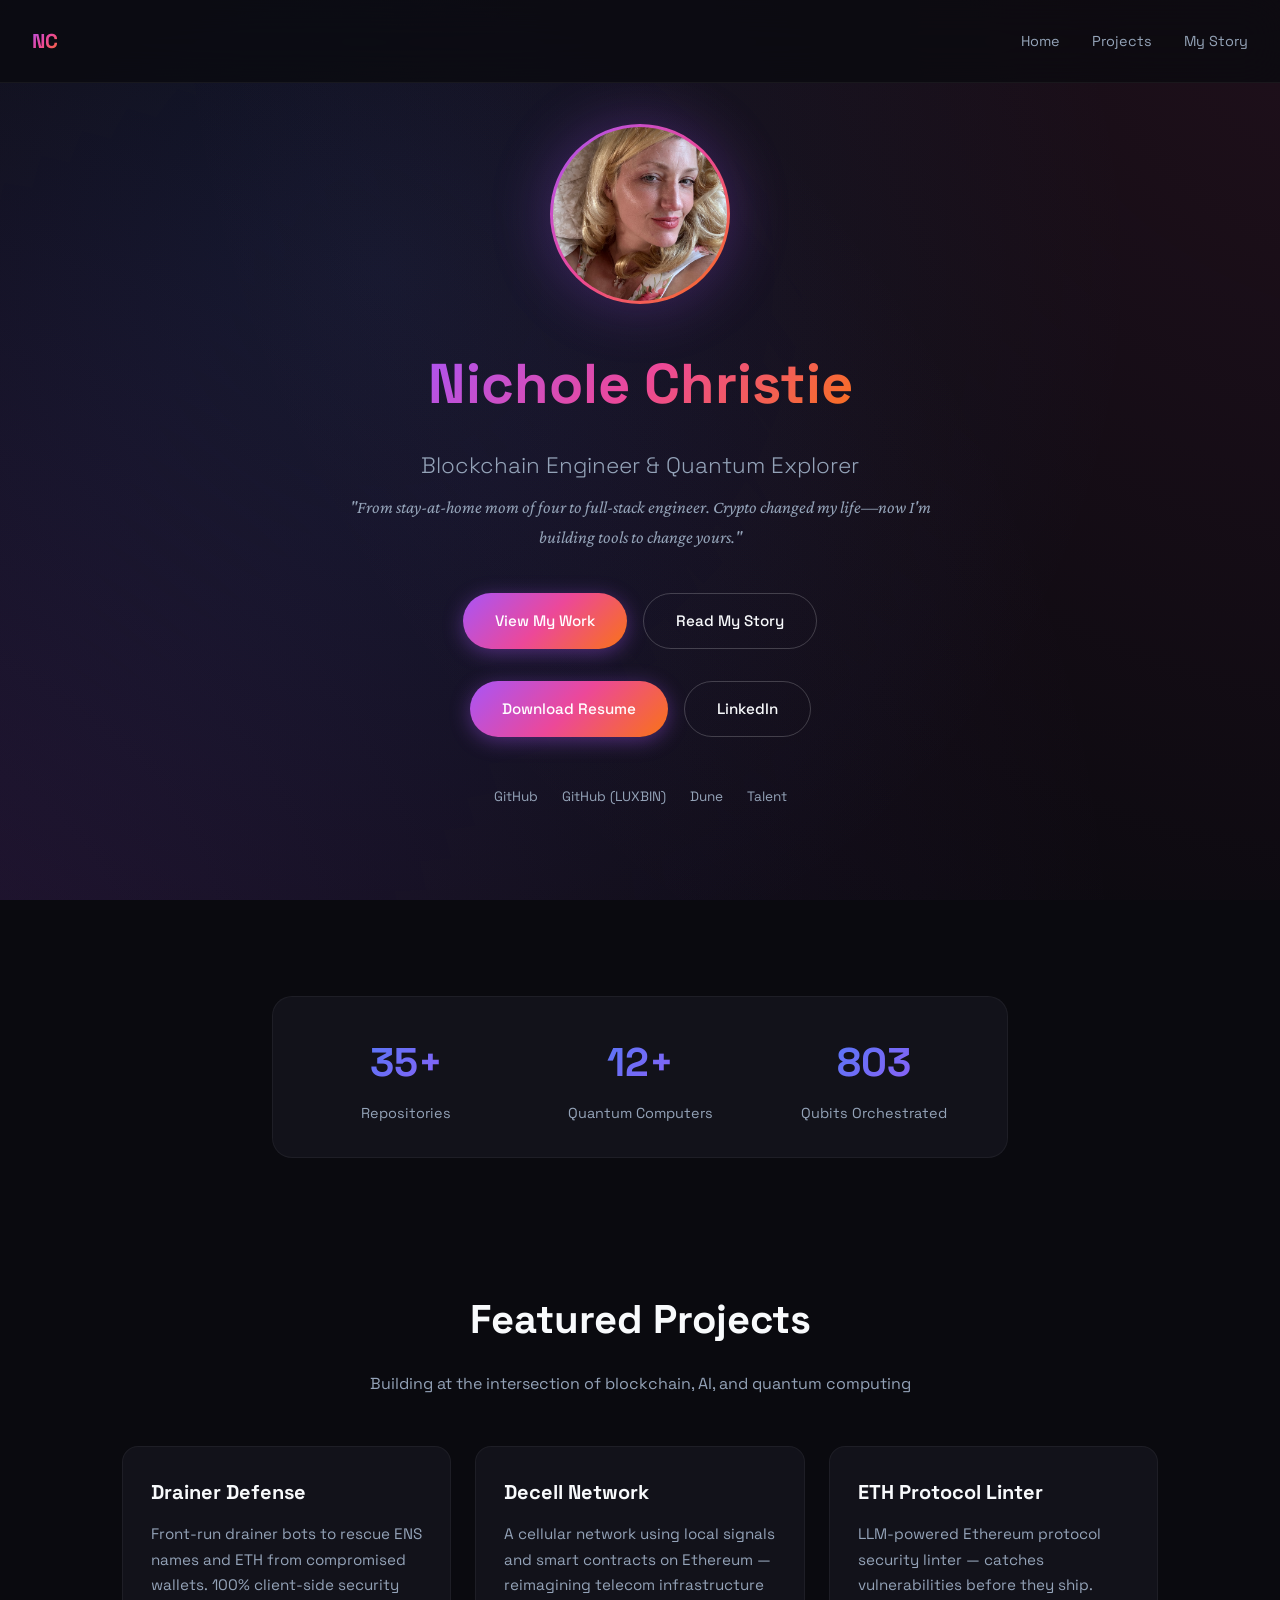
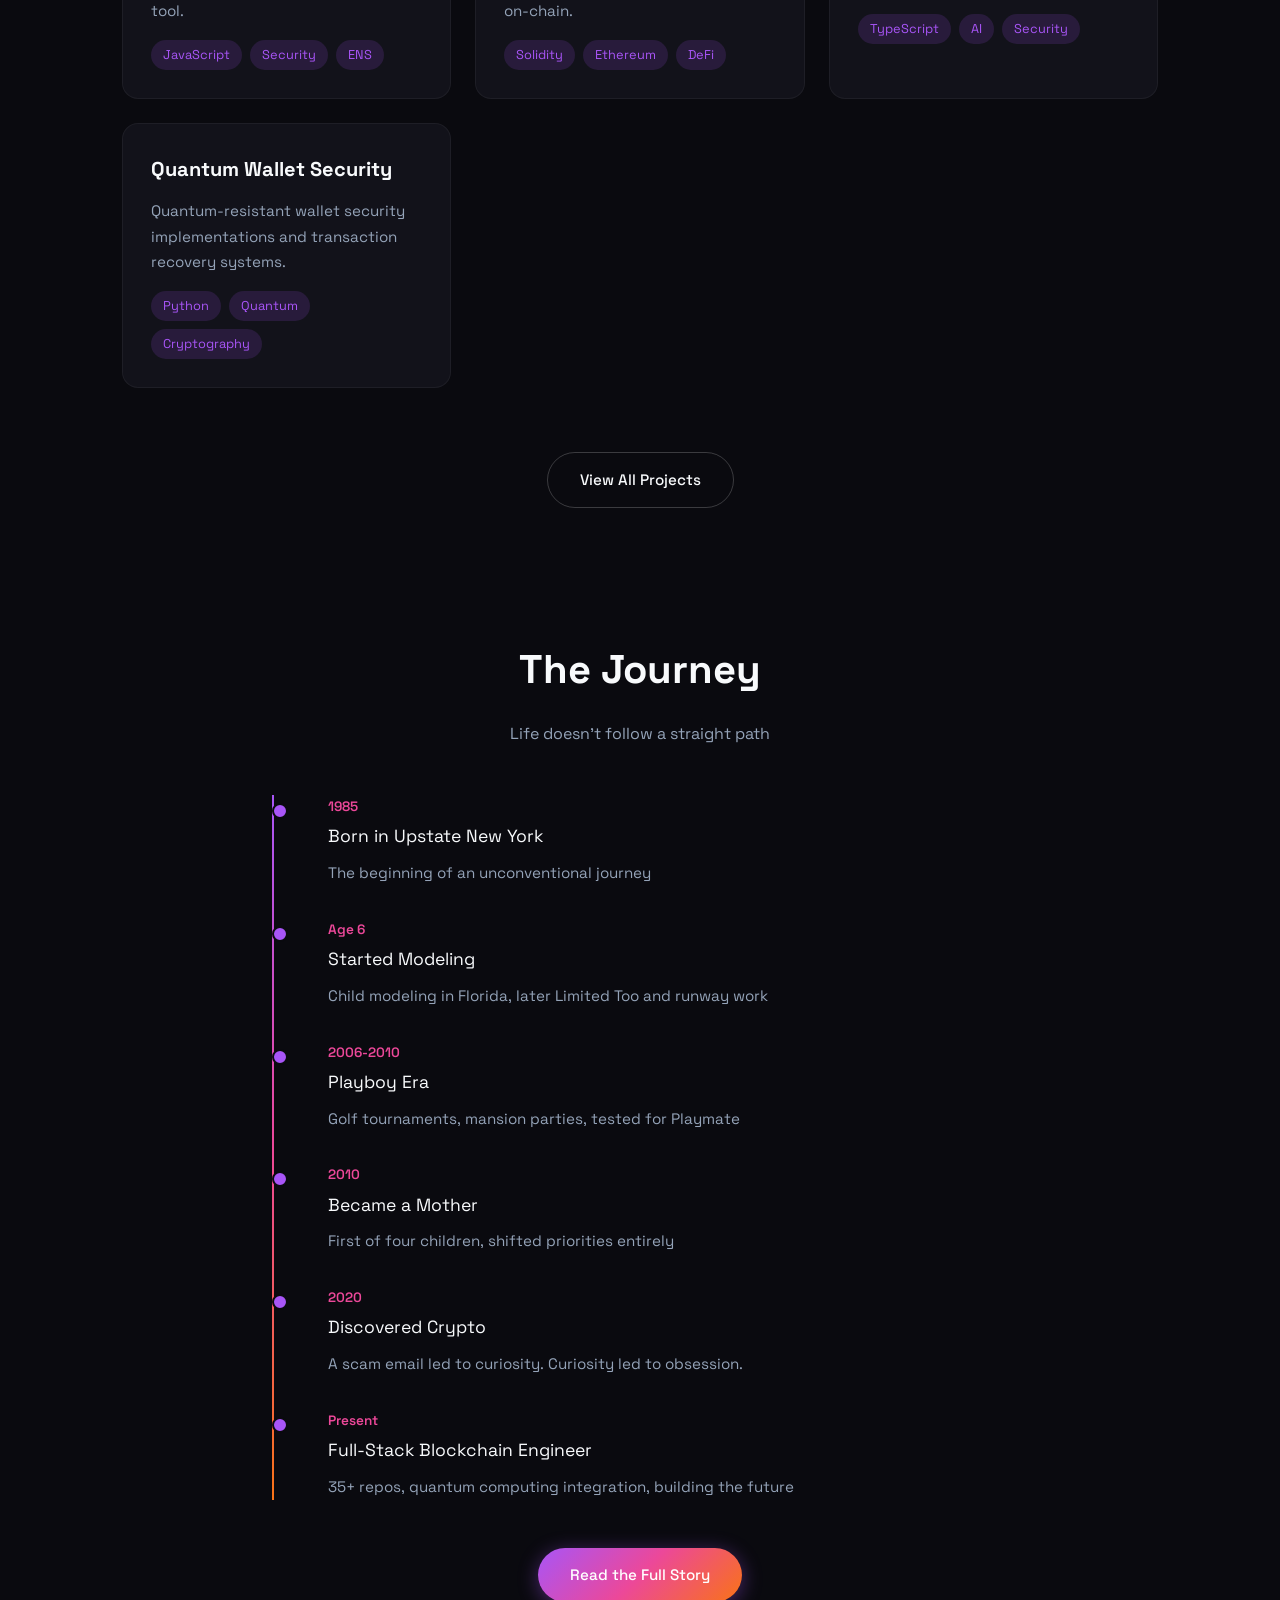
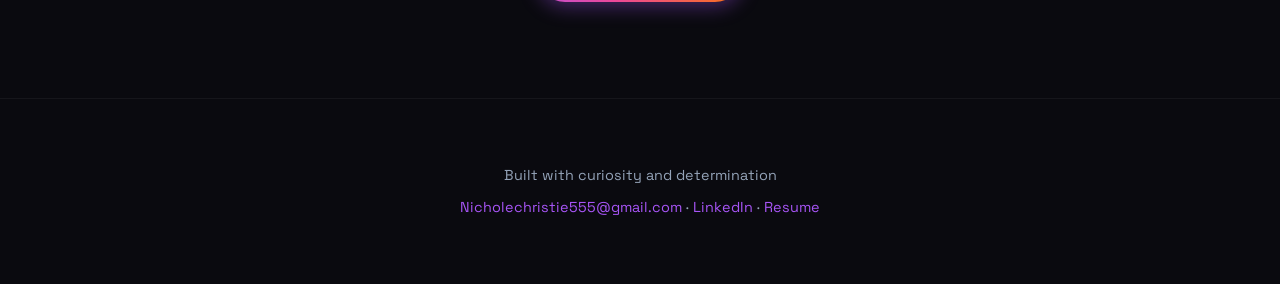
<file: index.html>
<!DOCTYPE html>
<html lang="en">
<head>
  <meta charset="UTF-8">
  <meta name="viewport" content="width=device-width, initial-scale=1.0">
  <title>Nichole Christie | Blockchain Engineer & Builder</title>
  <meta name="description" content="Full-stack blockchain engineer. Founder of NicheAI. Building at the intersection of quantum computing and crypto.">
  <link rel="stylesheet" href="css/style.css">
  <link rel="icon" href="data:image/svg+xml,<svg xmlns='http://www.w3.org/2000/svg' viewBox='0 0 100 100'><text y='.9em' font-size='90'>✨</text></svg>">
</head>
<body>
  <div class="bg-animation"></div>

  <nav>
    <div class="logo">NC</div>
    <ul class="nav-links">
      <li><a href="index.html">Home</a></li>
      <li><a href="projects.html">Projects</a></li>
      <li><a href="bio.html">My Story</a></li>
    </ul>
  </nav>

  <main>
    <section class="hero">
      <img src="images/daffodil-portrait.jpg" alt="Nichole Christie" class="hero-image">

      <h1>Nichole Christie</h1>
      <p class="tagline">Blockchain Engineer & Quantum Explorer</p>
      <p class="subtitle">"From stay-at-home mom of four to full-stack engineer. Crypto changed my life—now I'm building tools to change yours."</p>

      <div class="btn-group">
        <a href="projects.html" class="btn btn-primary">View My Work</a>
        <a href="bio.html" class="btn btn-secondary">Read My Story</a>
      </div>

      <div class="btn-group" style="margin-top: 2rem;">
        <a href="Nicholes-Crypto-Resume.pdf" class="btn btn-primary" target="_blank">Download Resume</a>
        <a href="https://www.linkedin.com/in/nichole-christie-25565632b/" class="btn btn-secondary" target="_blank">LinkedIn</a>
      </div>

      <div class="social-links">
        <a href="https://github.com/nichechristie" target="_blank">GitHub</a>
        <a href="https://github.com/mermaidnicheboutique-code" target="_blank">GitHub (LUXBIN)</a>
        <a href="https://dune.com/nichebiche" target="_blank">Dune</a>
        <a href="https://talent.app/nichebiche" target="_blank">Talent</a>
      </div>
    </section>

    <section class="container">
      <div class="stats">
        <div class="stat">
          <div class="stat-number">35+</div>
          <div class="stat-label">Repositories</div>
        </div>
        <div class="stat">
          <div class="stat-number">12+</div>
          <div class="stat-label">Quantum Computers</div>
        </div>
        <div class="stat">
          <div class="stat-number">803</div>
          <div class="stat-label">Qubits Orchestrated</div>
        </div>
      </div>
    </section>

    <section class="container container-wide">
      <div class="section-header">
        <h2>Featured Projects</h2>
        <p>Building at the intersection of blockchain, AI, and quantum computing</p>
      </div>

      <div class="projects-grid">
        <a href="https://github.com/nichechristie/drainer-defense-web" class="project-card" target="_blank">
          <h3>Drainer Defense</h3>
          <p>Front-run drainer bots to rescue ENS names and ETH from compromised wallets. 100% client-side security tool.</p>
          <div class="project-tags">
            <span class="tag">JavaScript</span>
            <span class="tag">Security</span>
            <span class="tag">ENS</span>
          </div>
        </a>

        <a href="https://github.com/nichechristie/Decell-network-" class="project-card" target="_blank">
          <h3>Decell Network</h3>
          <p>A cellular network using local signals and smart contracts on Ethereum — reimagining telecom infrastructure on-chain.</p>
          <div class="project-tags">
            <span class="tag">Solidity</span>
            <span class="tag">Ethereum</span>
            <span class="tag">DeFi</span>
          </div>
        </a>

        <a href="https://github.com/nichechristie/Awesome-ETH-Linter" class="project-card" target="_blank">
          <h3>ETH Protocol Linter</h3>
          <p>LLM-powered Ethereum protocol security linter — catches vulnerabilities before they ship.</p>
          <div class="project-tags">
            <span class="tag">TypeScript</span>
            <span class="tag">AI</span>
            <span class="tag">Security</span>
          </div>
        </a>

        <a href="https://github.com/nichechristie/quantum-wallet-security" class="project-card" target="_blank">
          <h3>Quantum Wallet Security</h3>
          <p>Quantum-resistant wallet security implementations and transaction recovery systems.</p>
          <div class="project-tags">
            <span class="tag">Python</span>
            <span class="tag">Quantum</span>
            <span class="tag">Cryptography</span>
          </div>
        </a>
      </div>

      <div style="text-align: center;">
        <a href="projects.html" class="btn btn-secondary">View All Projects</a>
      </div>
    </section>

    <section class="container" style="margin-top: 4rem;">
      <div class="section-header">
        <h2>The Journey</h2>
        <p>Life doesn't follow a straight path</p>
      </div>

      <div class="timeline">
        <div class="timeline-item">
          <div class="timeline-year">1985</div>
          <div class="timeline-title">Born in Upstate New York</div>
          <div class="timeline-desc">The beginning of an unconventional journey</div>
        </div>
        <div class="timeline-item">
          <div class="timeline-year">Age 6</div>
          <div class="timeline-title">Started Modeling</div>
          <div class="timeline-desc">Child modeling in Florida, later Limited Too and runway work</div>
        </div>
        <div class="timeline-item">
          <div class="timeline-year">2006-2010</div>
          <div class="timeline-title">Playboy Era</div>
          <div class="timeline-desc">Golf tournaments, mansion parties, tested for Playmate</div>
        </div>
        <div class="timeline-item">
          <div class="timeline-year">2010</div>
          <div class="timeline-title">Became a Mother</div>
          <div class="timeline-desc">First of four children, shifted priorities entirely</div>
        </div>
        <div class="timeline-item">
          <div class="timeline-year">2020</div>
          <div class="timeline-title">Discovered Crypto</div>
          <div class="timeline-desc">A scam email led to curiosity. Curiosity led to obsession.</div>
        </div>
        <div class="timeline-item">
          <div class="timeline-year">Present</div>
          <div class="timeline-title">Full-Stack Blockchain Engineer</div>
          <div class="timeline-desc">35+ repos, quantum computing integration, building the future</div>
        </div>
      </div>

      <div style="text-align: center; margin-top: 3rem;">
        <a href="bio.html" class="btn btn-primary">Read the Full Story</a>
      </div>
    </section>
  </main>

  <footer>
    <p>Built with curiosity and determination</p>
    <p style="margin-top: 0.5rem;">
      <a href="mailto:Nicholechristie555@gmail.com">Nicholechristie555@gmail.com</a> ·
      <a href="https://www.linkedin.com/in/nichole-christie-25565632b/" target="_blank">LinkedIn</a> ·
      <a href="Nicholes-Crypto-Resume.pdf" target="_blank">Resume</a>
    </p>
  </footer>
</body>
</html>
</file>
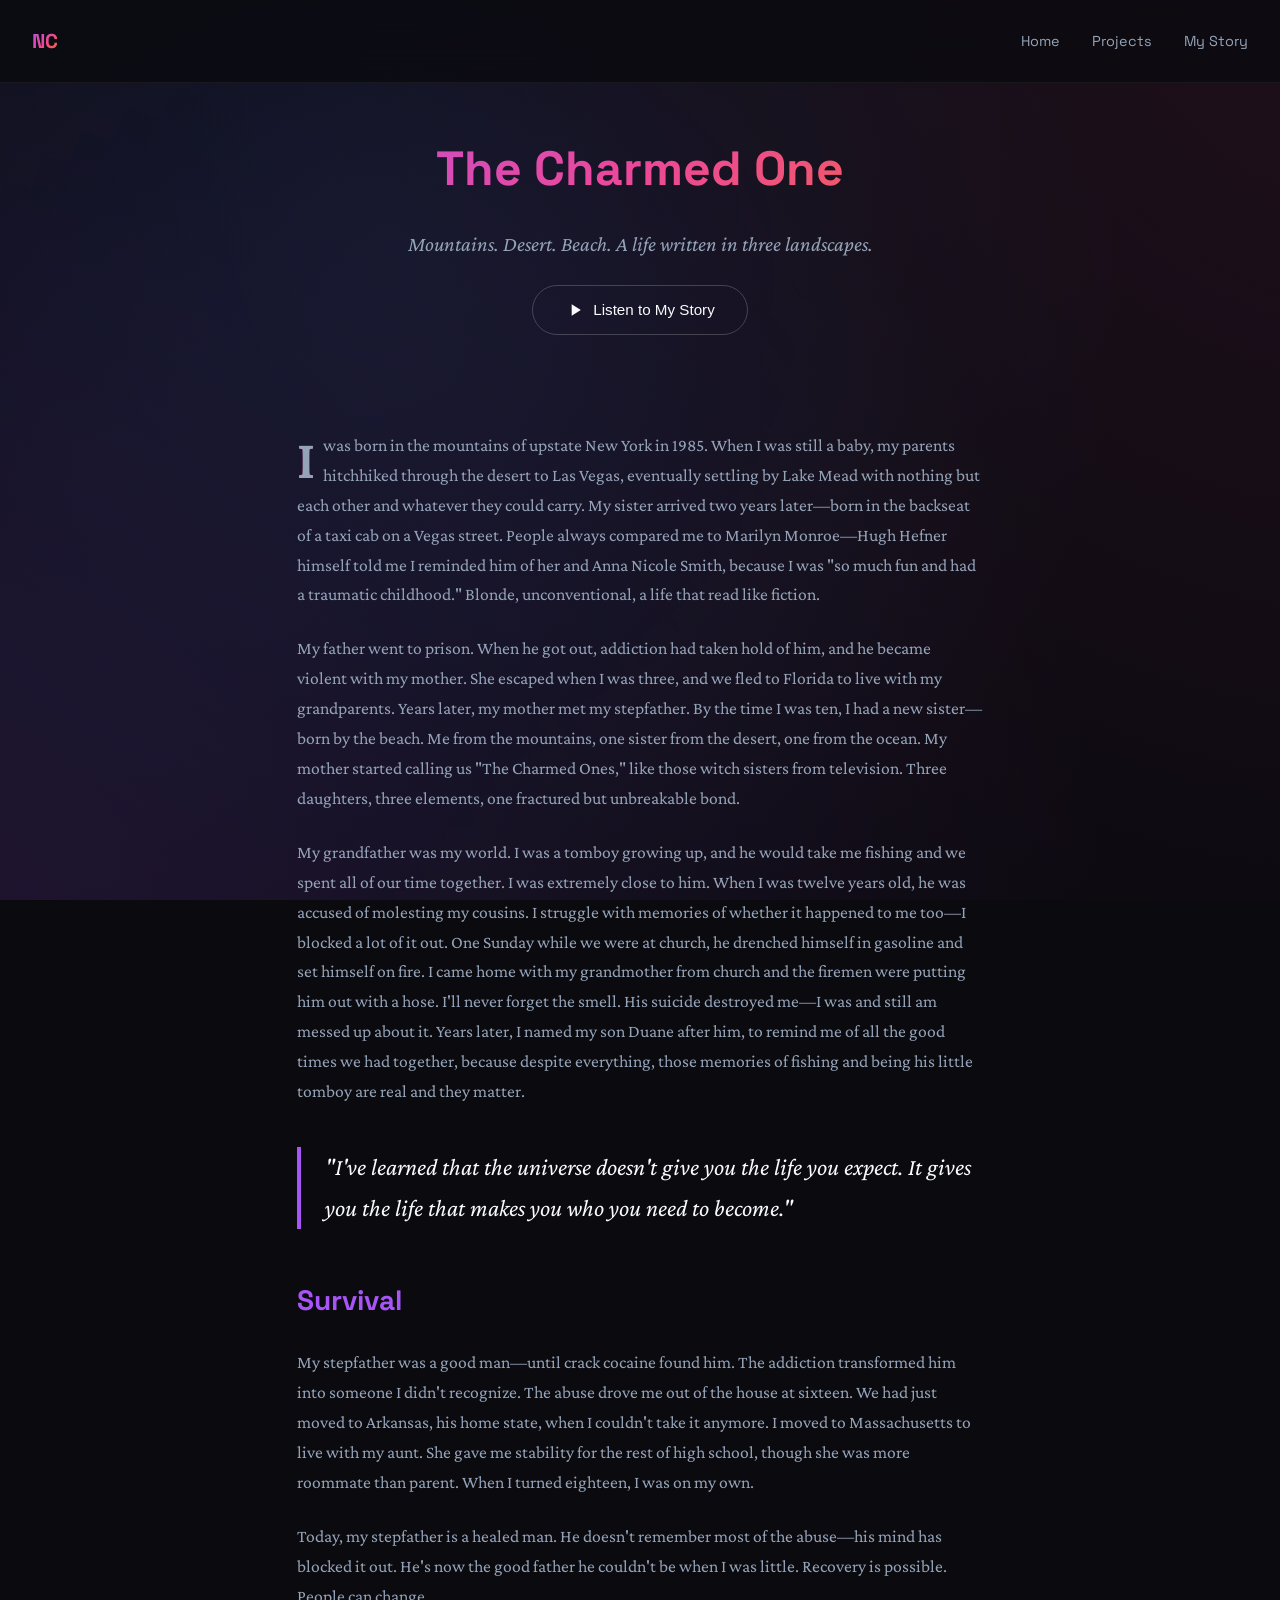
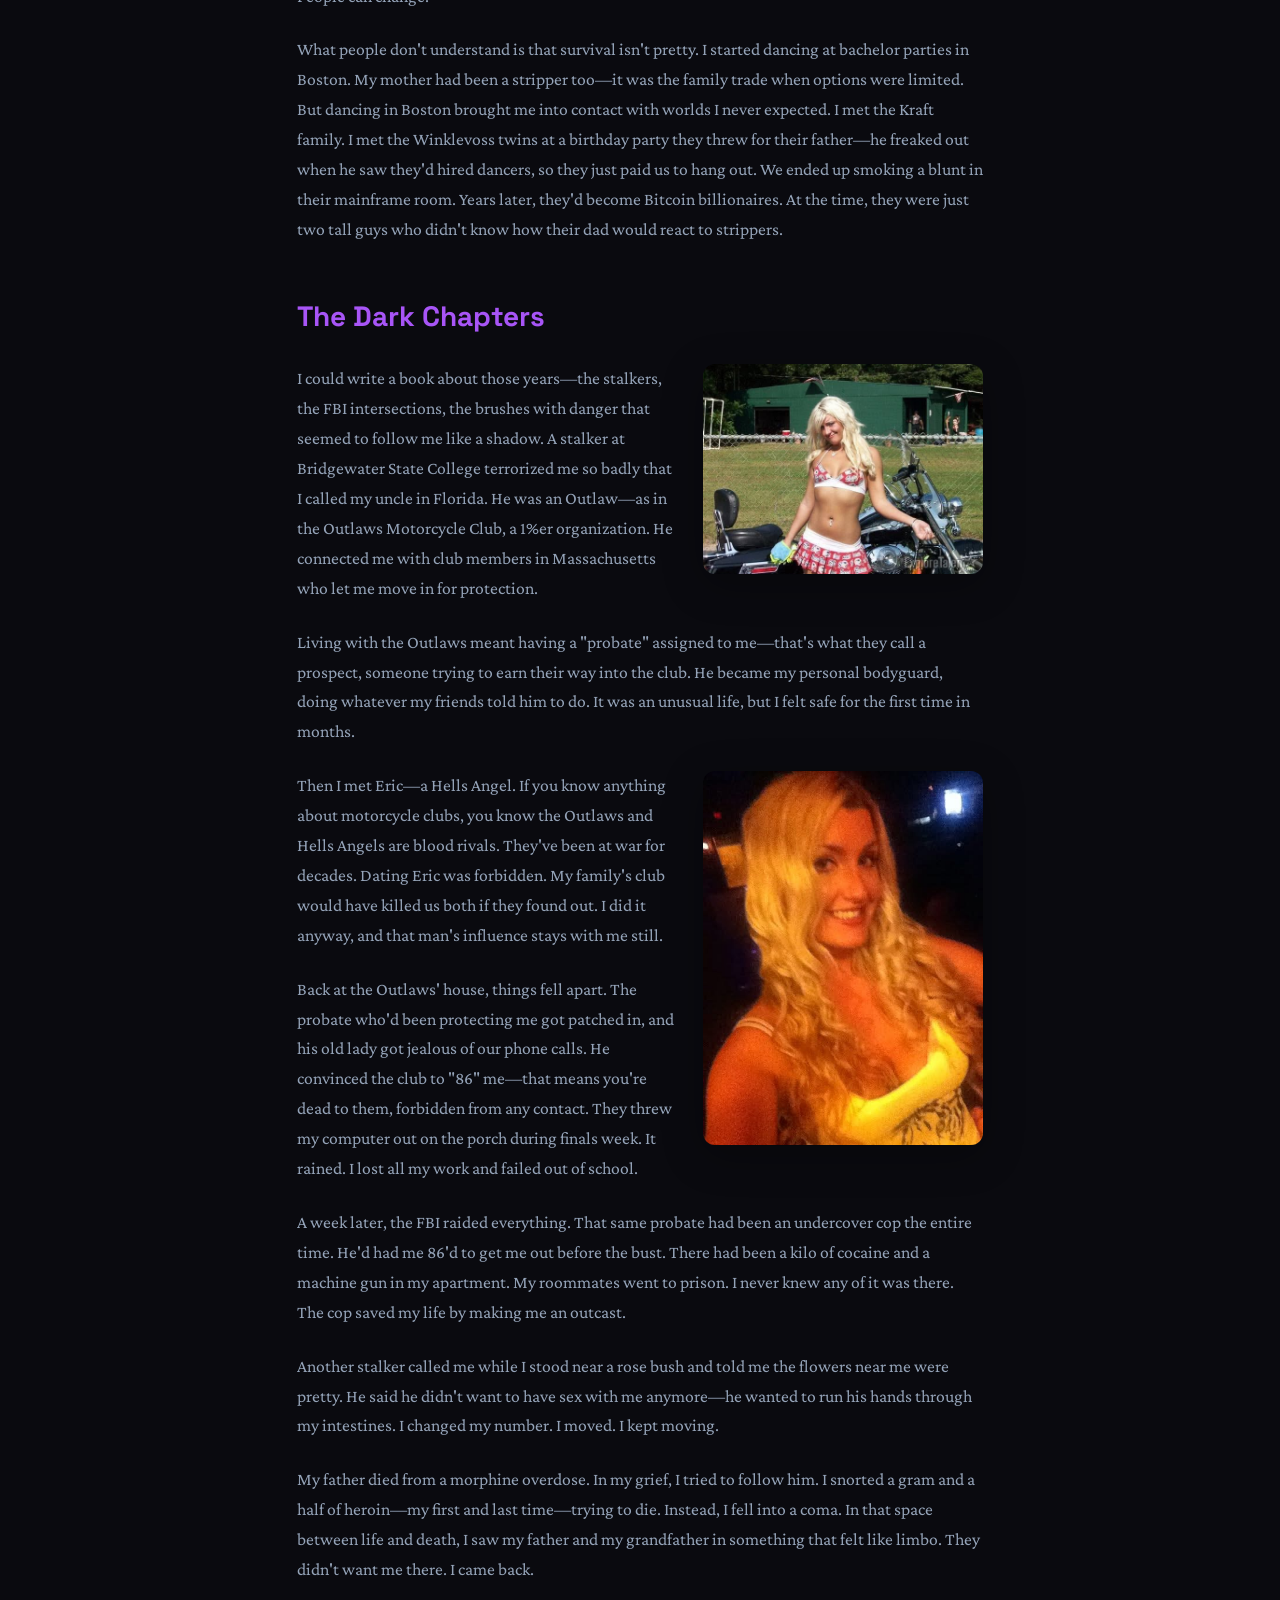
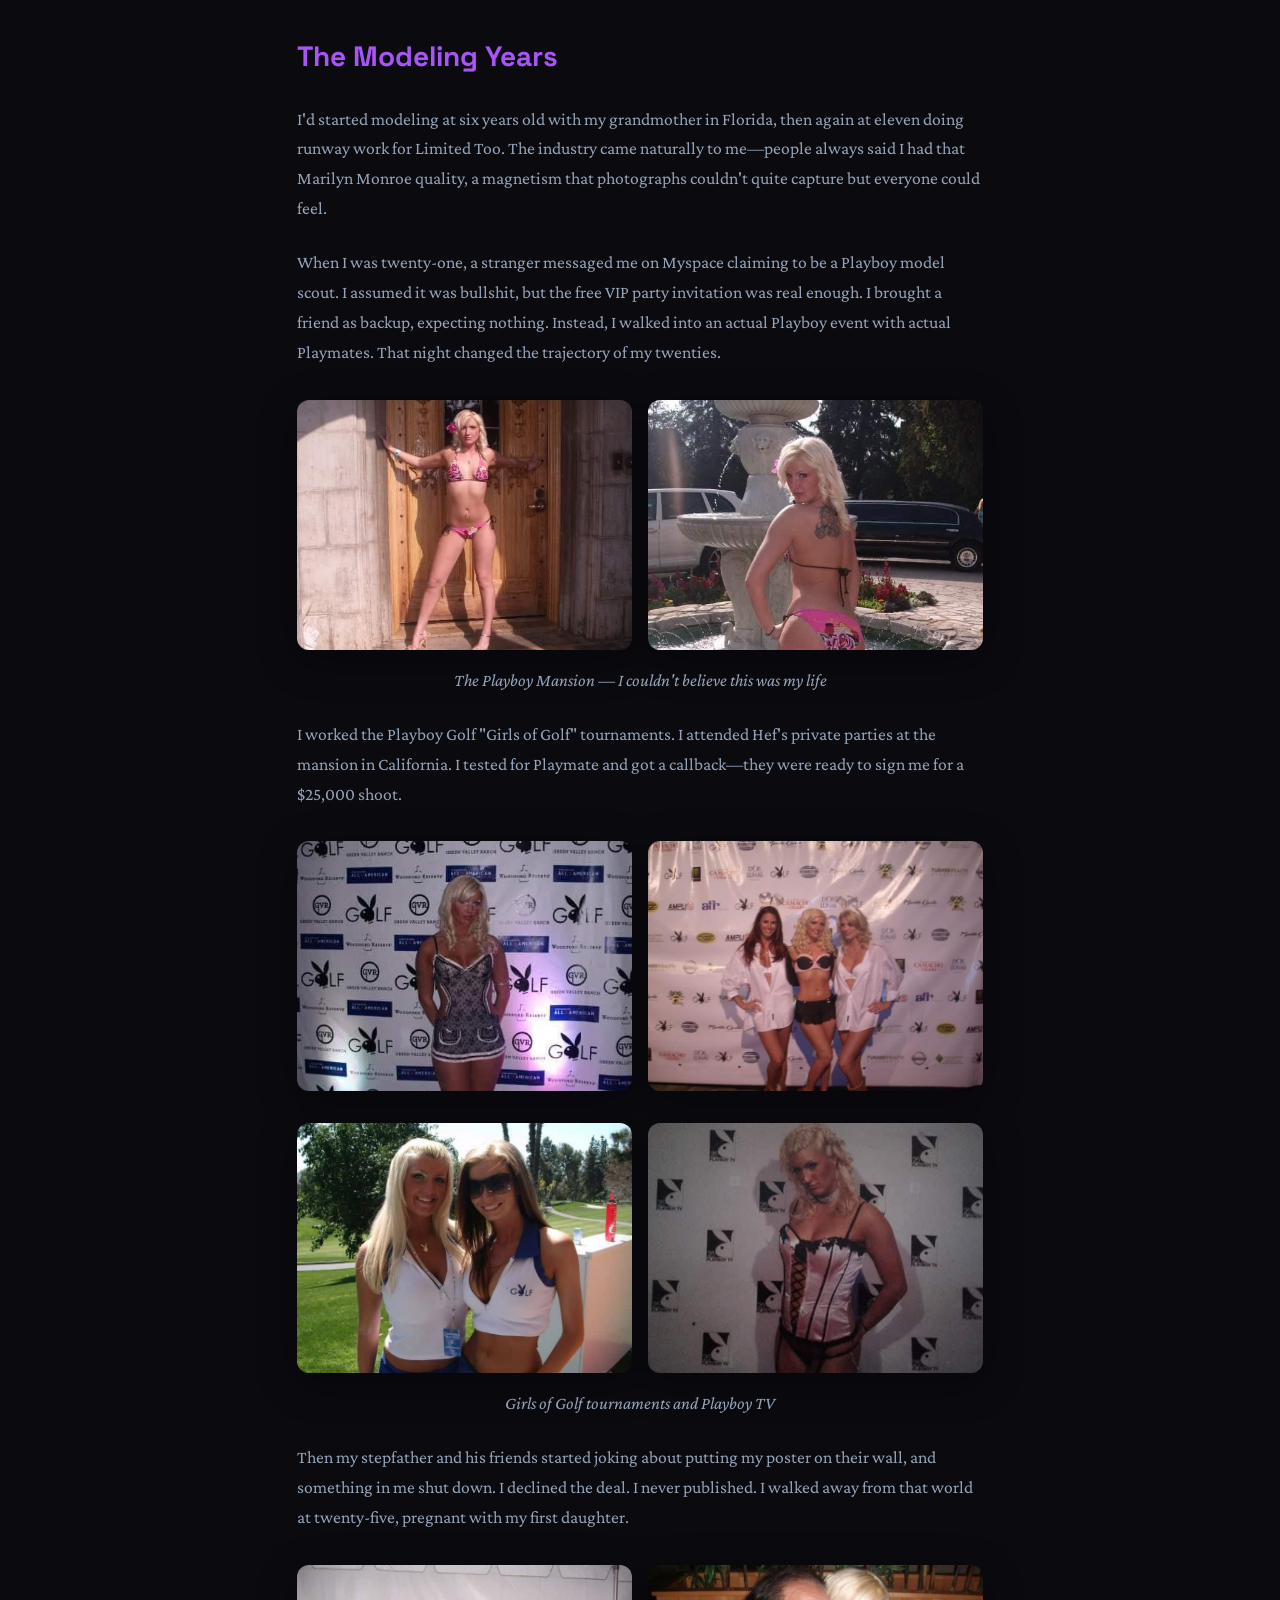
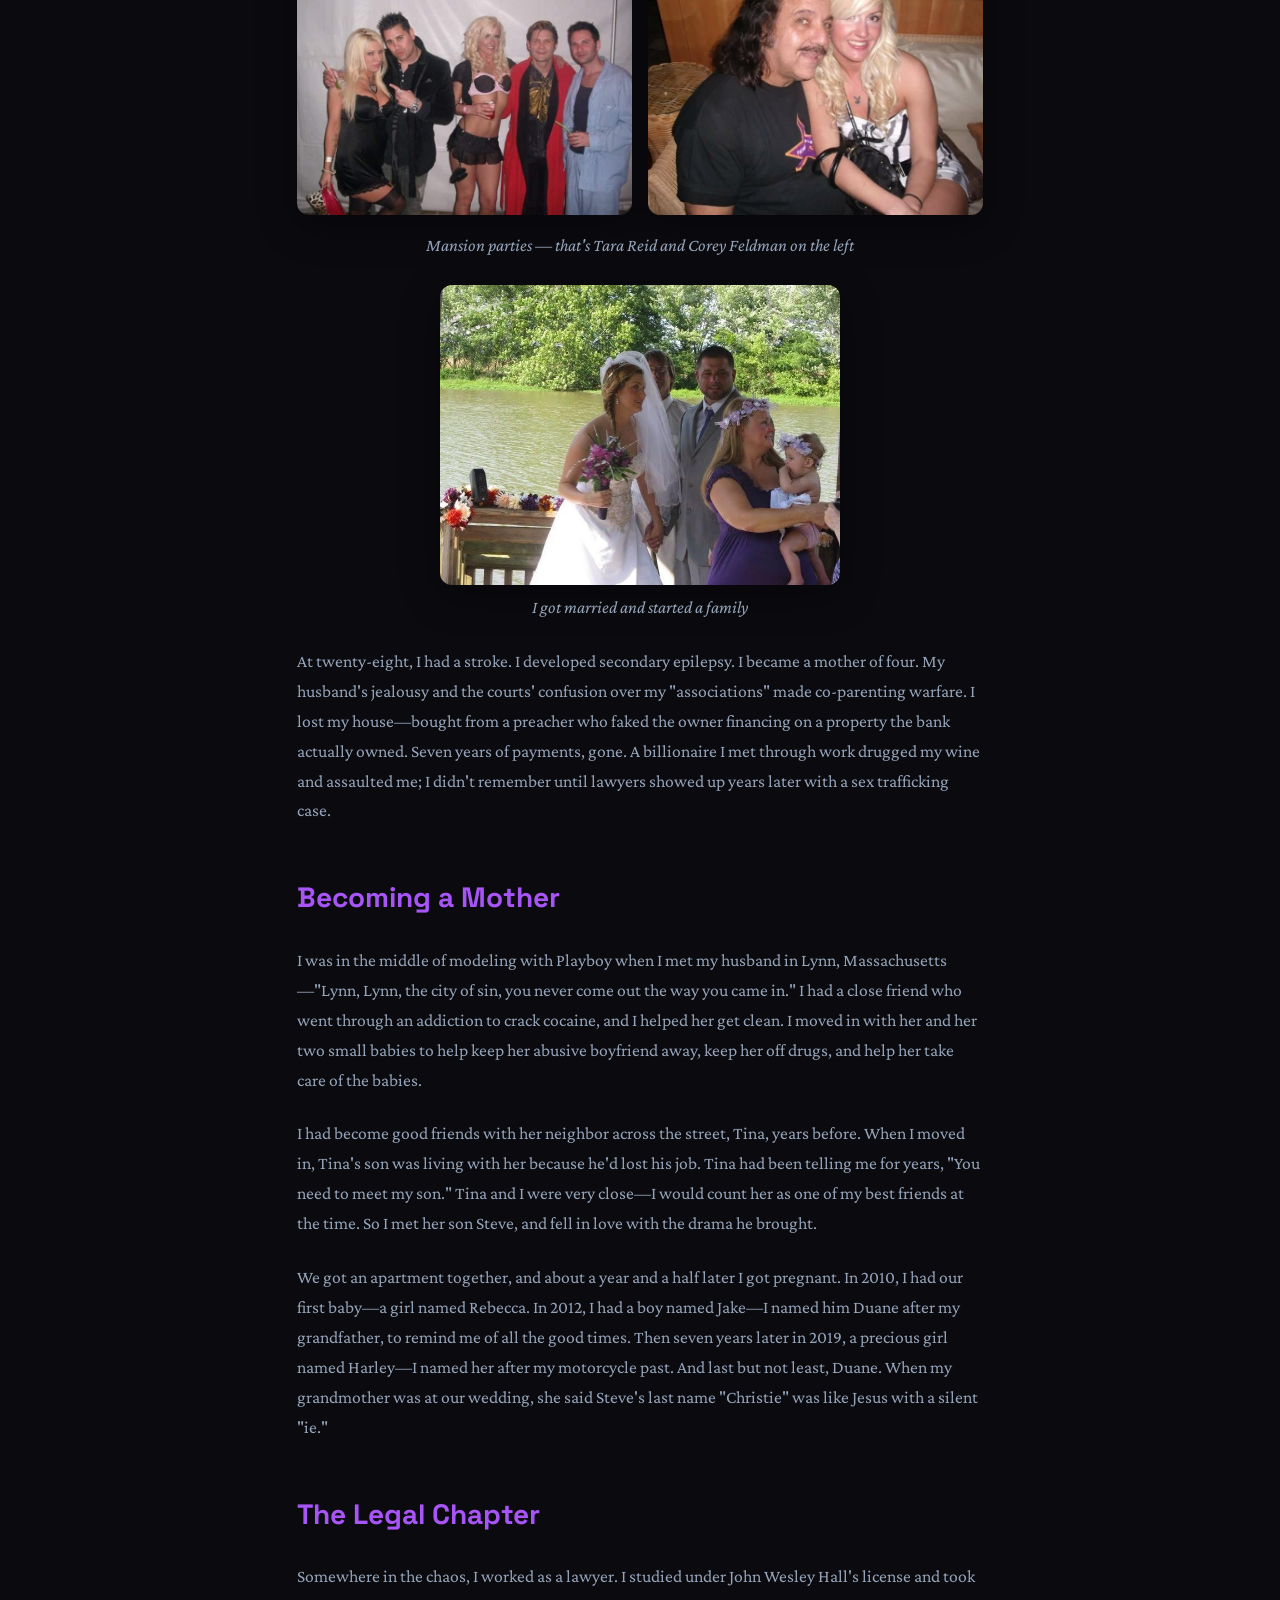
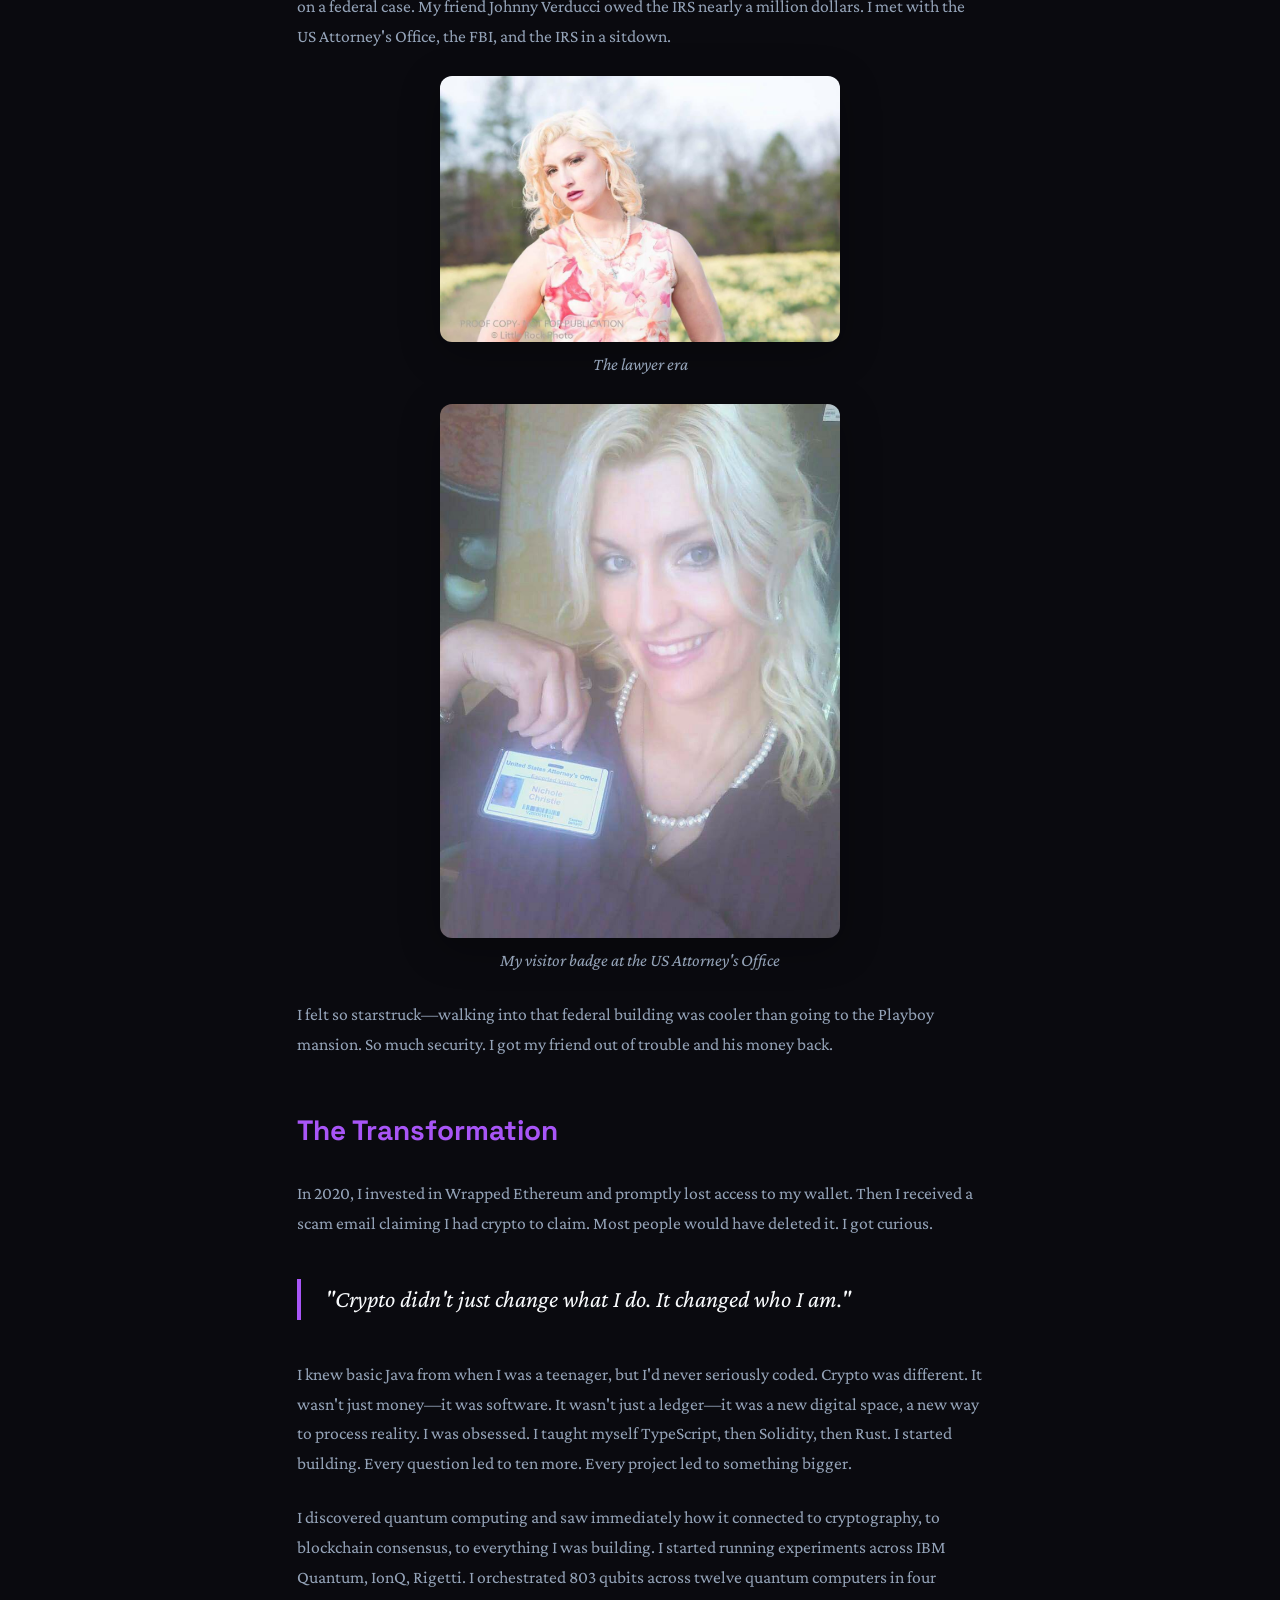
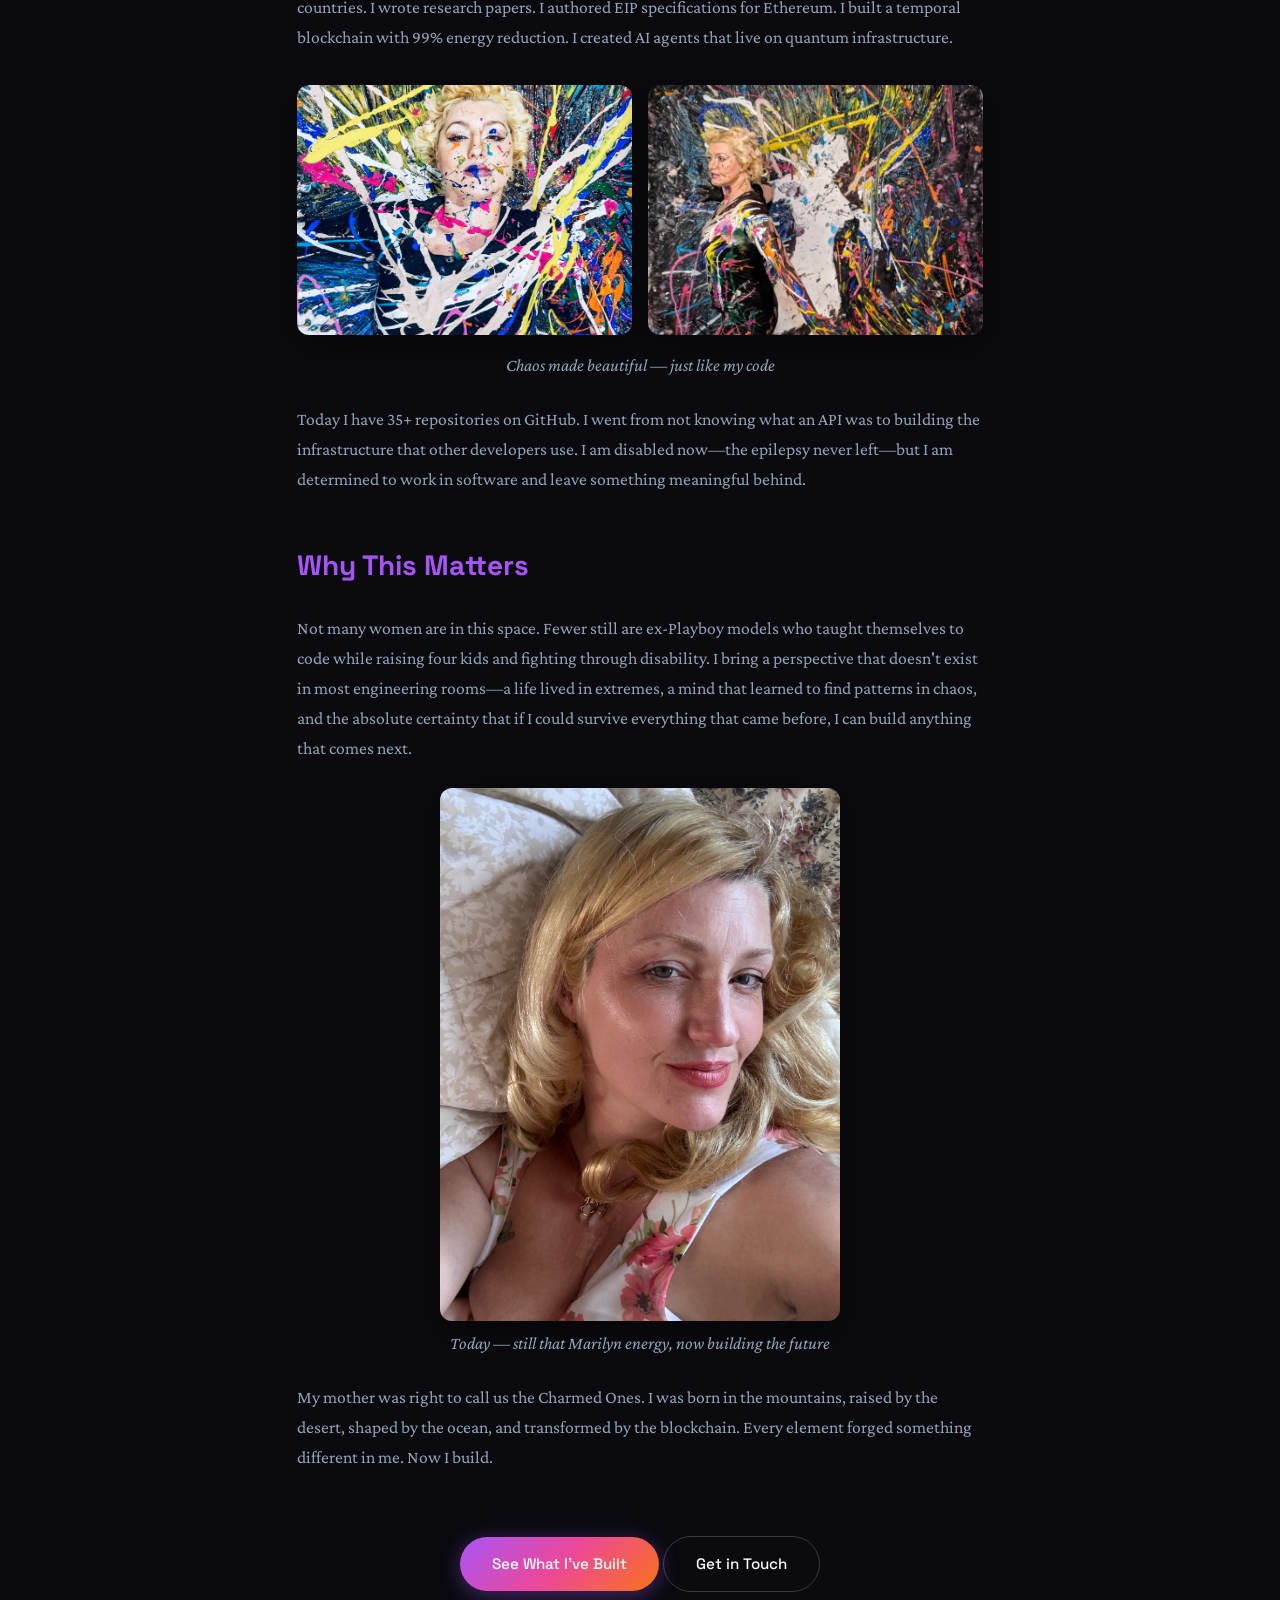
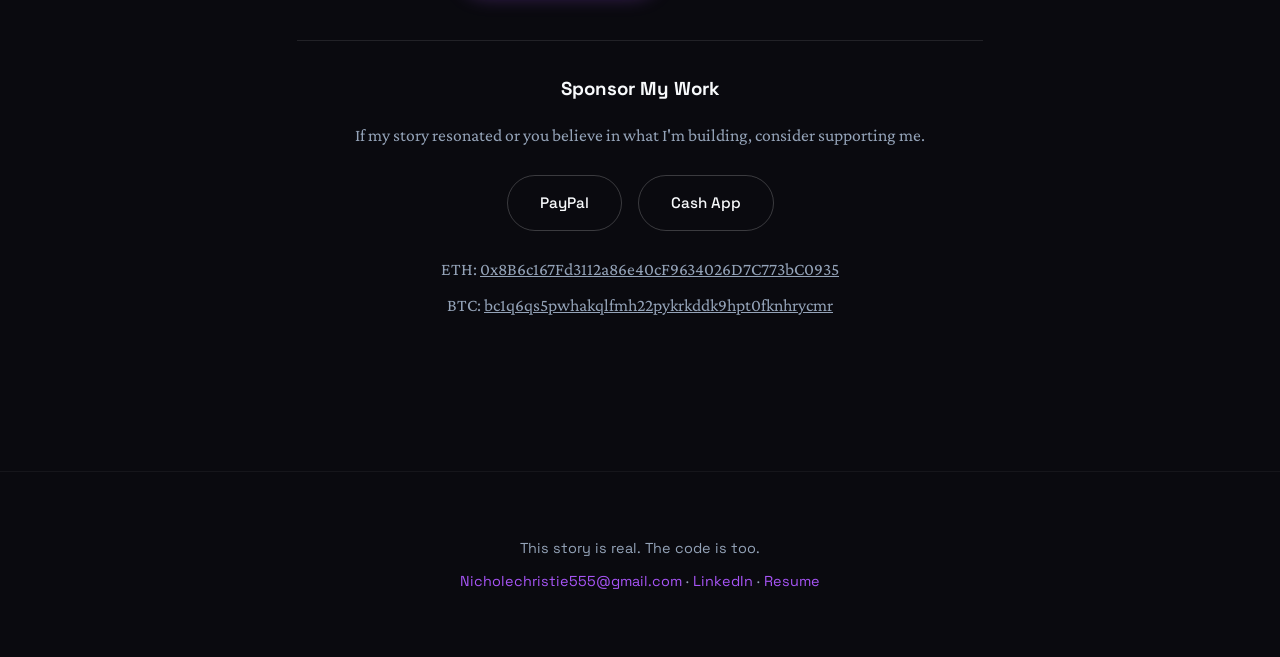
<file: bio.html>
<!DOCTYPE html>
<html lang="en">
<head>
  <meta charset="UTF-8">
  <meta name="viewport" content="width=device-width, initial-scale=1.0">
  <title>My Story | Nichole Christie</title>
  <meta name="description" content="The full story of Nichole Christie - from chaos to code.">
  <link rel="stylesheet" href="css/style.css">
  <link rel="icon" href="data:image/svg+xml,<svg xmlns='http://www.w3.org/2000/svg' viewBox='0 0 100 100'><text y='.9em' font-size='90'>✨</text></svg>">
  <style>
    .story-image {
      width: 100%;
      max-width: 400px;
      border-radius: 12px;
      margin: 1.5rem auto;
      display: block;
      box-shadow: 0 10px 40px rgba(0,0,0,0.3);
    }
    .story-image-wide {
      max-width: 600px;
    }
    .story-image-small {
      max-width: 300px;
    }
    .image-row {
      display: flex;
      gap: 1rem;
      flex-wrap: wrap;
      justify-content: center;
      margin: 2rem 0;
    }
    .image-row img {
      width: calc(50% - 0.5rem);
      min-width: 200px;
      max-width: 350px;
      height: 250px;
      object-fit: cover;
      border-radius: 12px;
      box-shadow: 0 10px 40px rgba(0,0,0,0.3);
    }
    .image-caption {
      text-align: center;
      color: var(--text-secondary);
      font-size: 0.9rem;
      font-style: italic;
      margin-top: -1rem;
      margin-bottom: 2rem;
    }
    .float-right {
      float: right;
      margin: 0 0 1rem 1.5rem;
      max-width: 280px;
    }
    .float-left {
      float: left;
      margin: 0 1.5rem 1rem 0;
      max-width: 280px;
    }
    @media (max-width: 600px) {
      .float-right, .float-left {
        float: none;
        margin: 1.5rem auto;
        max-width: 100%;
      }
      .image-row img {
        width: 100%;
        max-width: 100%;
      }
    }
  </style>
</head>
<body>
  <div class="bg-animation"></div>

  <nav>
    <div class="logo">NC</div>
    <ul class="nav-links">
      <li><a href="index.html">Home</a></li>
      <li><a href="projects.html">Projects</a></li>
      <li><a href="bio.html">My Story</a></li>
    </ul>
  </nav>

  <main>
    <header class="bio-header">
      <h1>The Charmed One</h1>
      <p class="lead">Mountains. Desert. Beach. A life written in three landscapes.</p>

      <!-- Audio Narration Button -->
      <div style="margin-top: 1.5rem;">
        <button onclick="toggleAudio()" id="audioBtn" class="btn btn-secondary" style="display: inline-flex; align-items: center; gap: 0.5rem;">
          <svg id="playIcon" width="20" height="20" viewBox="0 0 24 24" fill="currentColor"><path d="M8 5v14l11-7z"/></svg>
          <svg id="pauseIcon" width="20" height="20" viewBox="0 0 24 24" fill="currentColor" style="display: none;"><path d="M6 19h4V5H6v14zm8-14v14h4V5h-4z"/></svg>
          <span id="audioText">Listen to My Story</span>
        </button>
        <audio id="storyAudio" src="audio/story-narration.mp3"></audio>
      </div>

      <script>
        const audio = document.getElementById('storyAudio');
        const playIcon = document.getElementById('playIcon');
        const pauseIcon = document.getElementById('pauseIcon');
        const audioText = document.getElementById('audioText');

        function toggleAudio() {
          if (audio.paused) {
            audio.play();
            playIcon.style.display = 'none';
            pauseIcon.style.display = 'block';
            audioText.textContent = 'Pause';
          } else {
            audio.pause();
            playIcon.style.display = 'block';
            pauseIcon.style.display = 'none';
            audioText.textContent = 'Listen to My Story';
          }
        }

        audio.onended = function() {
          playIcon.style.display = 'block';
          pauseIcon.style.display = 'none';
          audioText.textContent = 'Listen to My Story';
        };
      </script>
    </header>

    <article class="bio-content">

      <p>I was born in the mountains of upstate New York in 1985. When I was still a baby, my parents hitchhiked through the desert to Las Vegas, eventually settling by Lake Mead with nothing but each other and whatever they could carry. My sister arrived two years later—born in the backseat of a taxi cab on a Vegas street. People always compared me to Marilyn Monroe—Hugh Hefner himself told me I reminded him of her and Anna Nicole Smith, because I was "so much fun and had a traumatic childhood." Blonde, unconventional, a life that read like fiction.</p>

      <p>My father went to prison. When he got out, addiction had taken hold of him, and he became violent with my mother. She escaped when I was three, and we fled to Florida to live with my grandparents. Years later, my mother met my stepfather. By the time I was ten, I had a new sister—born by the beach. Me from the mountains, one sister from the desert, one from the ocean. My mother started calling us "The Charmed Ones," like those witch sisters from television. Three daughters, three elements, one fractured but unbreakable bond.</p>

      <p>My grandfather was my world. I was a tomboy growing up, and he would take me fishing and we spent all of our time together. I was extremely close to him. When I was twelve years old, he was accused of molesting my cousins. I struggle with memories of whether it happened to me too—I blocked a lot of it out. One Sunday while we were at church, he drenched himself in gasoline and set himself on fire. I came home with my grandmother from church and the firemen were putting him out with a hose. I'll never forget the smell. His suicide destroyed me—I was and still am messed up about it. Years later, I named my son Duane after him, to remind me of all the good times we had together, because despite everything, those memories of fishing and being his little tomboy are real and they matter.</p>

      <div class="pull-quote">
        "I've learned that the universe doesn't give you the life you expect. It gives you the life that makes you who you need to become."
      </div>

      <h2>Survival</h2>

      <p>My stepfather was a good man—until crack cocaine found him. The addiction transformed him into someone I didn't recognize. The abuse drove me out of the house at sixteen. We had just moved to Arkansas, his home state, when I couldn't take it anymore. I moved to Massachusetts to live with my aunt. She gave me stability for the rest of high school, though she was more roommate than parent. When I turned eighteen, I was on my own.</p>

      <p>Today, my stepfather is a healed man. He doesn't remember most of the abuse—his mind has blocked it out. He's now the good father he couldn't be when I was little. Recovery is possible. People can change.</p>

      <p>What people don't understand is that survival isn't pretty. I started dancing at bachelor parties in Boston. My mother had been a stripper too—it was the family trade when options were limited. But dancing in Boston brought me into contact with worlds I never expected. I met the Kraft family. I met the Winklevoss twins at a birthday party they threw for their father—he freaked out when he saw they'd hired dancers, so they just paid us to hang out. We ended up smoking a blunt in their mainframe room. Years later, they'd become Bitcoin billionaires. At the time, they were just two tall guys who didn't know how their dad would react to strippers.</p>

      <h2>The Dark Chapters</h2>

      <img src="images/motorcycle-modeling.jpg" alt="Nichole modeling with motorcycle" class="story-image float-right">

      <p>I could write a book about those years—the stalkers, the FBI intersections, the brushes with danger that seemed to follow me like a shadow. A stalker at Bridgewater State College terrorized me so badly that I called my uncle in Florida. He was an Outlaw—as in the Outlaws Motorcycle Club, a 1%er organization. He connected me with club members in Massachusetts who let me move in for protection.</p>

      <p>Living with the Outlaws meant having a "probate" assigned to me—that's what they call a prospect, someone trying to earn their way into the club. He became my personal bodyguard, doing whatever my friends told him to do. It was an unusual life, but I felt safe for the first time in months.</p>

      <img src="images/bike-wash.jpg" alt="Hells Angels bike wash" class="story-image float-right story-image-small">

      <p>Then I met Eric—a Hells Angel. If you know anything about motorcycle clubs, you know the Outlaws and Hells Angels are blood rivals. They've been at war for decades. Dating Eric was forbidden. My family's club would have killed us both if they found out. I did it anyway, and that man's influence stays with me still.</p>

      <p>Back at the Outlaws' house, things fell apart. The probate who'd been protecting me got patched in, and his old lady got jealous of our phone calls. He convinced the club to "86" me—that means you're dead to them, forbidden from any contact. They threw my computer out on the porch during finals week. It rained. I lost all my work and failed out of school.</p>

      <p>A week later, the FBI raided everything. That same probate had been an undercover cop the entire time. He'd had me 86'd to get me out before the bust. There had been a kilo of cocaine and a machine gun in my apartment. My roommates went to prison. I never knew any of it was there. The cop saved my life by making me an outcast.</p>

      <div style="clear: both;"></div>

      <p>Another stalker called me while I stood near a rose bush and told me the flowers near me were pretty. He said he didn't want to have sex with me anymore—he wanted to run his hands through my intestines. I changed my number. I moved. I kept moving.</p>

      <p>My father died from a morphine overdose. In my grief, I tried to follow him. I snorted a gram and a half of heroin—my first and last time—trying to die. Instead, I fell into a coma. In that space between life and death, I saw my father and my grandfather in something that felt like limbo. They didn't want me there. I came back.</p>

      <h2>The Modeling Years</h2>

      <p>I'd started modeling at six years old with my grandmother in Florida, then again at eleven doing runway work for Limited Too. The industry came naturally to me—people always said I had that Marilyn Monroe quality, a magnetism that photographs couldn't quite capture but everyone could feel.</p>

      <p>When I was twenty-one, a stranger messaged me on Myspace claiming to be a Playboy model scout. I assumed it was bullshit, but the free VIP party invitation was real enough. I brought a friend as backup, expecting nothing. Instead, I walked into an actual Playboy event with actual Playmates. That night changed the trajectory of my twenties.</p>

      <div class="image-row">
        <img src="images/mansion-door.jpg" alt="At the Playboy Mansion door">
        <img src="images/mansion-fountain.jpg" alt="The famous mansion fountain" style="object-position: top;">
      </div>
      <p class="image-caption">The Playboy Mansion — I couldn't believe this was my life</p>

      <p>I worked the Playboy Golf "Girls of Golf" tournaments. I attended Hef's private parties at the mansion in California. I tested for Playmate and got a callback—they were ready to sign me for a $25,000 shoot.</p>

      <div class="image-row">
        <img src="images/playboy-golf-event.jpg" alt="Playboy Golf event">
        <img src="images/playboy-golf-girls.jpg" alt="Girls of Golf">
      </div>

      <div class="image-row">
        <img src="images/playboy-golf-course.jpg" alt="On the golf course">
        <img src="images/playboy-tv.jpg" alt="Playboy TV shoot">
      </div>
      <p class="image-caption">Girls of Golf tournaments and Playboy TV</p>

      <p>Then my stepfather and his friends started joking about putting my poster on their wall, and something in me shut down. I declined the deal. I never published. I walked away from that world at twenty-five, pregnant with my first daughter.</p>

      <div class="image-row">
        <img src="images/mansion-party.jpg" alt="Mansion party with celebrities">
        <img src="images/with-ron-jeremy.jpg" alt="Mansion party">
      </div>
      <p class="image-caption">Mansion parties — that's Tara Reid and Corey Feldman on the left</p>

      <img src="images/wedding.jpg" alt="Wedding day" class="story-image">
      <p class="image-caption">I got married and started a family</p>

      <p>At twenty-eight, I had a stroke. I developed secondary epilepsy. I became a mother of four. My husband's jealousy and the courts' confusion over my "associations" made co-parenting warfare. I lost my house—bought from a preacher who faked the owner financing on a property the bank actually owned. Seven years of payments, gone. A billionaire I met through work drugged my wine and assaulted me; I didn't remember until lawyers showed up years later with a sex trafficking case.</p>

      <h2>Becoming a Mother</h2>

      <p>I was in the middle of modeling with Playboy when I met my husband in Lynn, Massachusetts—"Lynn, Lynn, the city of sin, you never come out the way you came in." I had a close friend who went through an addiction to crack cocaine, and I helped her get clean. I moved in with her and her two small babies to help keep her abusive boyfriend away, keep her off drugs, and help her take care of the babies.</p>

      <p>I had become good friends with her neighbor across the street, Tina, years before. When I moved in, Tina's son was living with her because he'd lost his job. Tina had been telling me for years, "You need to meet my son." Tina and I were very close—I would count her as one of my best friends at the time. So I met her son Steve, and fell in love with the drama he brought.</p>

      <p>We got an apartment together, and about a year and a half later I got pregnant. In 2010, I had our first baby—a girl named Rebecca. In 2012, I had a boy named Jake—I named him Duane after my grandfather, to remind me of all the good times. Then seven years later in 2019, a precious girl named Harley—I named her after my motorcycle past. And last but not least, Duane. When my grandmother was at our wedding, she said Steve's last name "Christie" was like Jesus with a silent "ie."</p>

      <h2>The Legal Chapter</h2>

      <p>Somewhere in the chaos, I worked as a lawyer. I studied under John Wesley Hall's license and took on a federal case. My friend Johnny Verducci owed the IRS nearly a million dollars. I met with the US Attorney's Office, the FBI, and the IRS in a sitdown.</p>

      <img src="images/lawyer-1.jpg" alt="As a lawyer" class="story-image">
      <p class="image-caption">The lawyer era</p>

      <img src="images/us-attorneys-office.jpg" alt="Nichole Christie with US Attorney's Office visitor badge" class="story-image">
      <p class="image-caption">My visitor badge at the US Attorney's Office</p>

      <p>I felt so starstruck—walking into that federal building was cooler than going to the Playboy mansion. So much security. I got my friend out of trouble and his money back.</p>

      <h2>The Transformation</h2>

      <p>In 2020, I invested in Wrapped Ethereum and promptly lost access to my wallet. Then I received a scam email claiming I had crypto to claim. Most people would have deleted it. I got curious.</p>

      <div class="pull-quote">
        "Crypto didn't just change what I do. It changed who I am."
      </div>

      <p>I knew basic Java from when I was a teenager, but I'd never seriously coded. Crypto was different. It wasn't just money—it was software. It wasn't just a ledger—it was a new digital space, a new way to process reality. I was obsessed. I taught myself TypeScript, then Solidity, then Rust. I started building. Every question led to ten more. Every project led to something bigger.</p>

      <p>I discovered quantum computing and saw immediately how it connected to cryptography, to blockchain consensus, to everything I was building. I started running experiments across IBM Quantum, IonQ, Rigetti. I orchestrated 803 qubits across twelve quantum computers in four countries. I wrote research papers. I authored EIP specifications for Ethereum. I built a temporal blockchain with 99% energy reduction. I created AI agents that live on quantum infrastructure.</p>

      <div class="image-row">
        <img src="images/paint-splatter-1.jpg" alt="Art from chaos">
        <img src="images/paint-splatter-2.jpg" alt="Chaos made beautiful">
      </div>
      <p class="image-caption">Chaos made beautiful — just like my code</p>

      <p>Today I have 35+ repositories on GitHub. I went from not knowing what an API was to building the infrastructure that other developers use. I am disabled now—the epilepsy never left—but I am determined to work in software and leave something meaningful behind.</p>

      <h2>Why This Matters</h2>

      <p>Not many women are in this space. Fewer still are ex-Playboy models who taught themselves to code while raising four kids and fighting through disability. I bring a perspective that doesn't exist in most engineering rooms—a life lived in extremes, a mind that learned to find patterns in chaos, and the absolute certainty that if I could survive everything that came before, I can build anything that comes next.</p>

      <img src="images/daffodil-portrait.jpg" alt="Me today" class="story-image">
      <p class="image-caption">Today — still that Marilyn energy, now building the future</p>

      <p>My mother was right to call us the Charmed Ones. I was born in the mountains, raised by the desert, shaped by the ocean, and transformed by the blockchain. Every element forged something different in me. Now I build.</p>

      <div style="text-align: center; margin-top: 4rem;">
        <a href="projects.html" class="btn btn-primary">See What I've Built</a>
        <a href="mailto:Nicholechristie555@gmail.com" class="btn btn-secondary">Get in Touch</a>
      </div>

      <div style="text-align: center; margin-top: 3rem; padding: 2rem; border-top: 1px solid rgba(255,255,255,0.1);">
        <h3 style="margin-bottom: 1rem;">Sponsor My Work</h3>
        <p style="color: var(--text-secondary); margin-bottom: 1.5rem; ">If my story resonated or you believe in what I'm building, consider supporting me.</p>
        <div style="display: flex; flex-wrap: wrap; gap: 1rem; justify-content: center;">
          <a href="https://paypal.me/mermaidnicheboutique" target="_blank" class="btn btn-secondary">PayPal</a>
          <a href="https://cash.app/$mermaidniche" target="_blank" class="btn btn-secondary">Cash App</a>
        </div>
        <div style="margin-top: 1.5rem; font-size: 0.75rem; color: var(--text-secondary); word-break: break-all; line-height: 1.6;">
          <p style="margin-bottom: 0.5rem;">ETH: <a href="https://etherscan.io/address/0x8B6c167Fd3112a86e40cF9634026D7C773bC0935" target="_blank" style="color: inherit; text-decoration: underline;">0x8B6c167Fd3112a86e40cF9634026D7C773bC0935</a></p>
          <p>BTC: <a href="https://mempool.space/address/bc1q6qs5pwhakqlfmh22pykrkddk9hpt0fknhrycmr" target="_blank" style="color: inherit; text-decoration: underline;">bc1q6qs5pwhakqlfmh22pykrkddk9hpt0fknhrycmr</a></p>
        </div>
      </div>
    </article>
  </main>

  <footer>
    <p>This story is real. The code is too.</p>
    <p style="margin-top: 0.5rem;">
      <a href="mailto:Nicholechristie555@gmail.com">Nicholechristie555@gmail.com</a> ·
      <a href="https://www.linkedin.com/in/nichole-christie-25565632b/" target="_blank">LinkedIn</a> ·
      <a href="Nicholes-Crypto-Resume.pdf" target="_blank">Resume</a>
    </p>
  </footer>
</body>
</html>
</file>
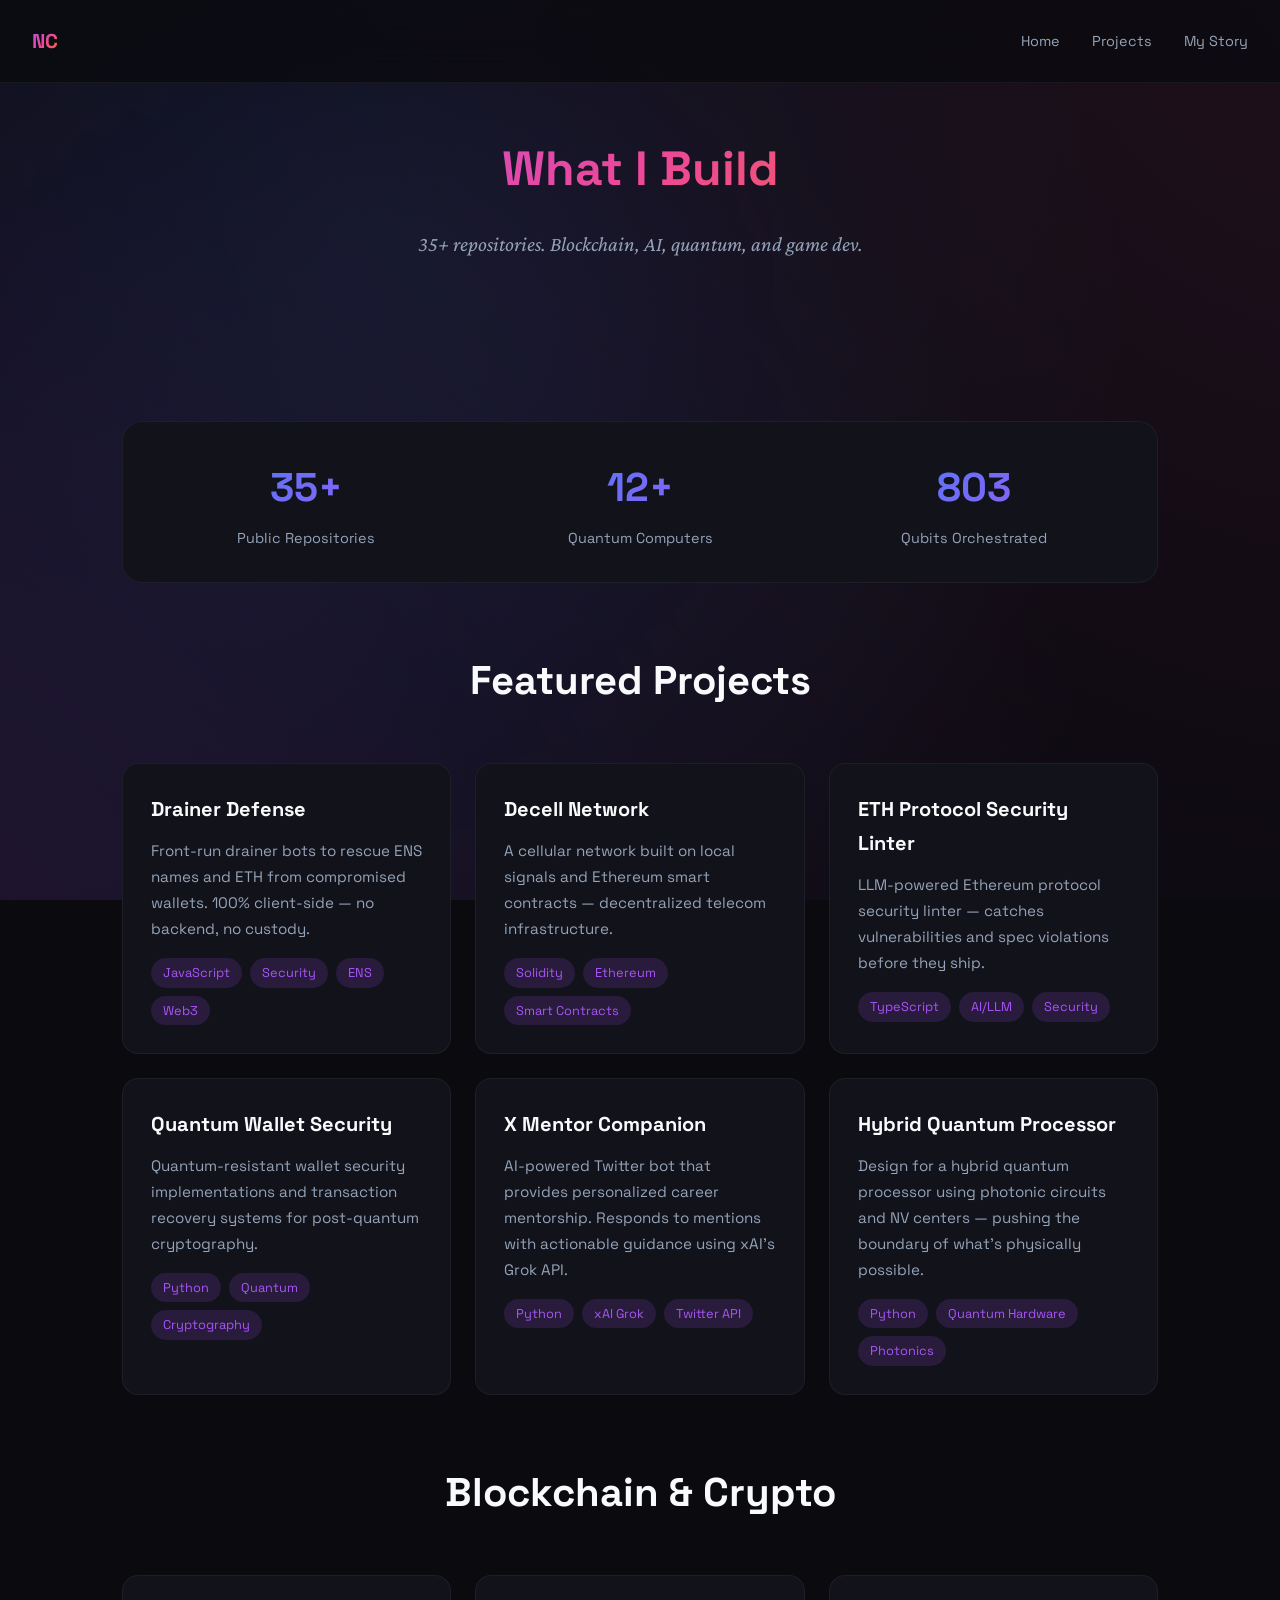
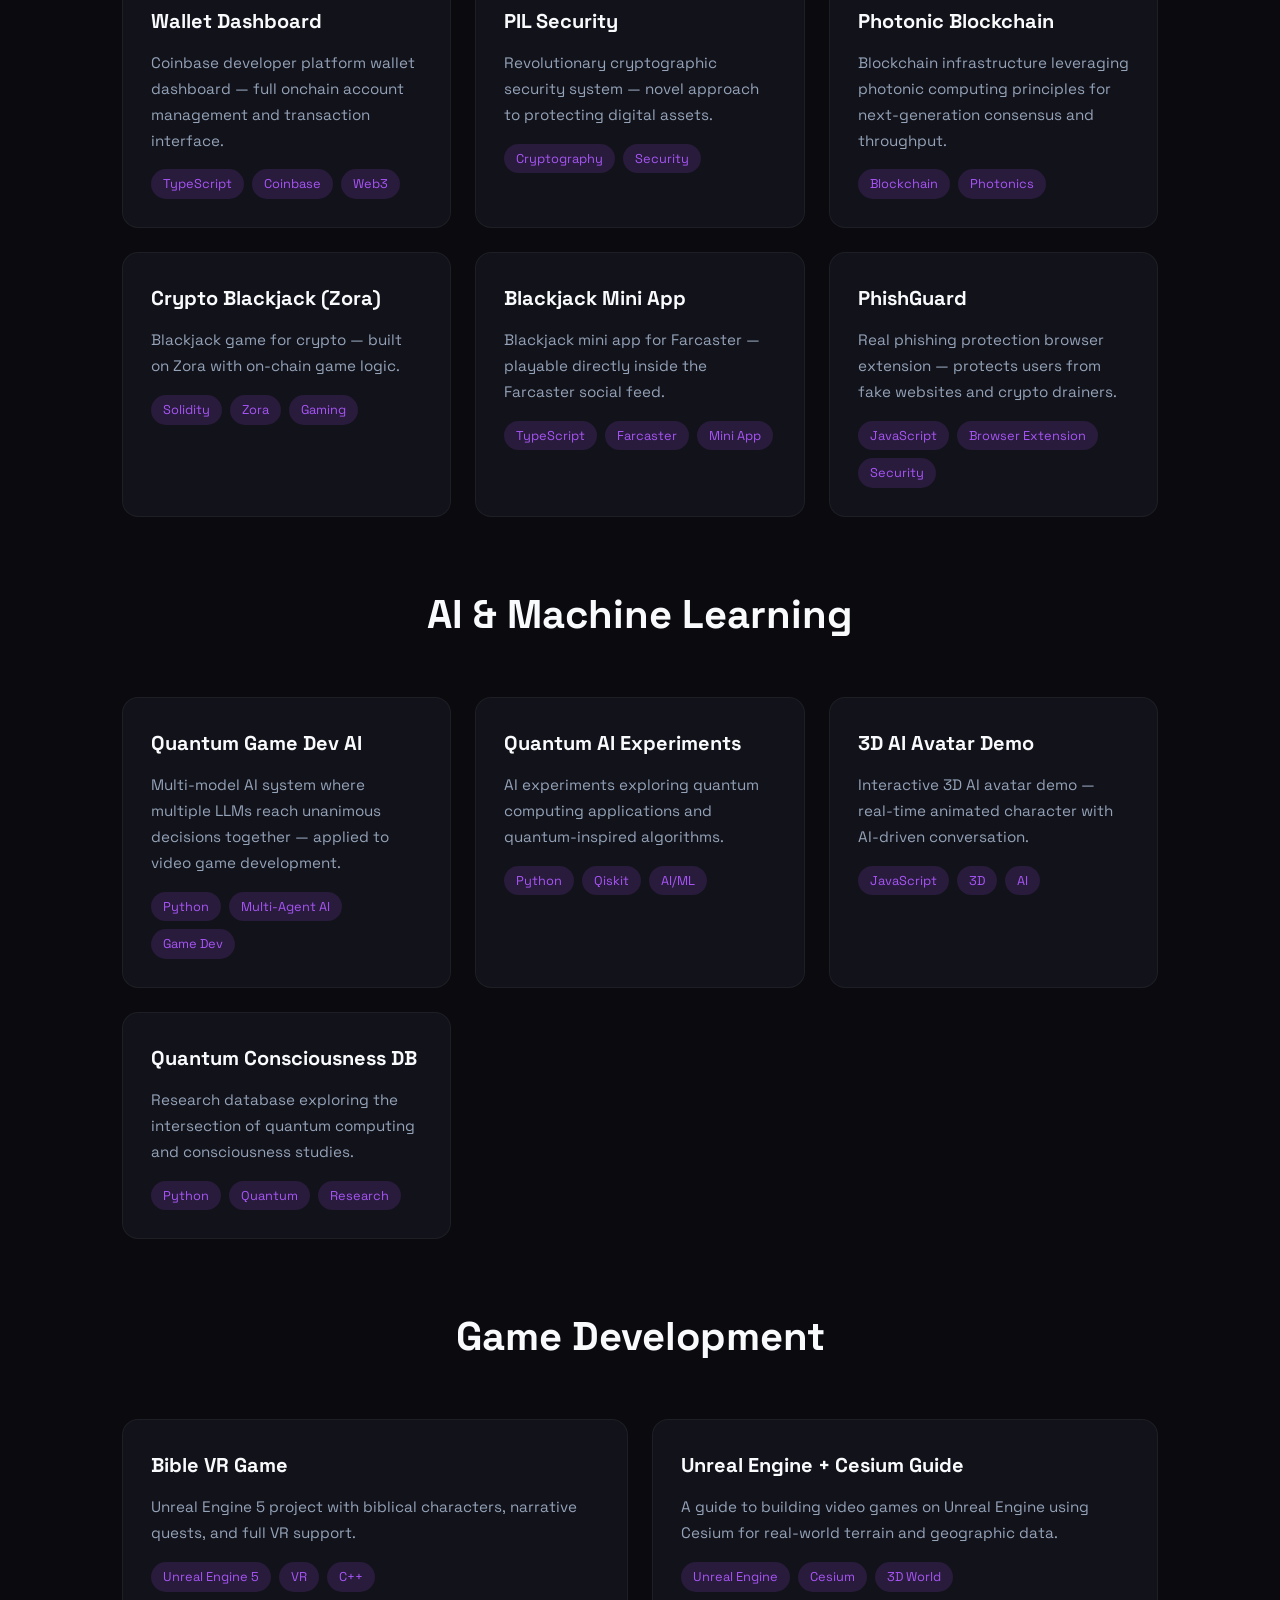
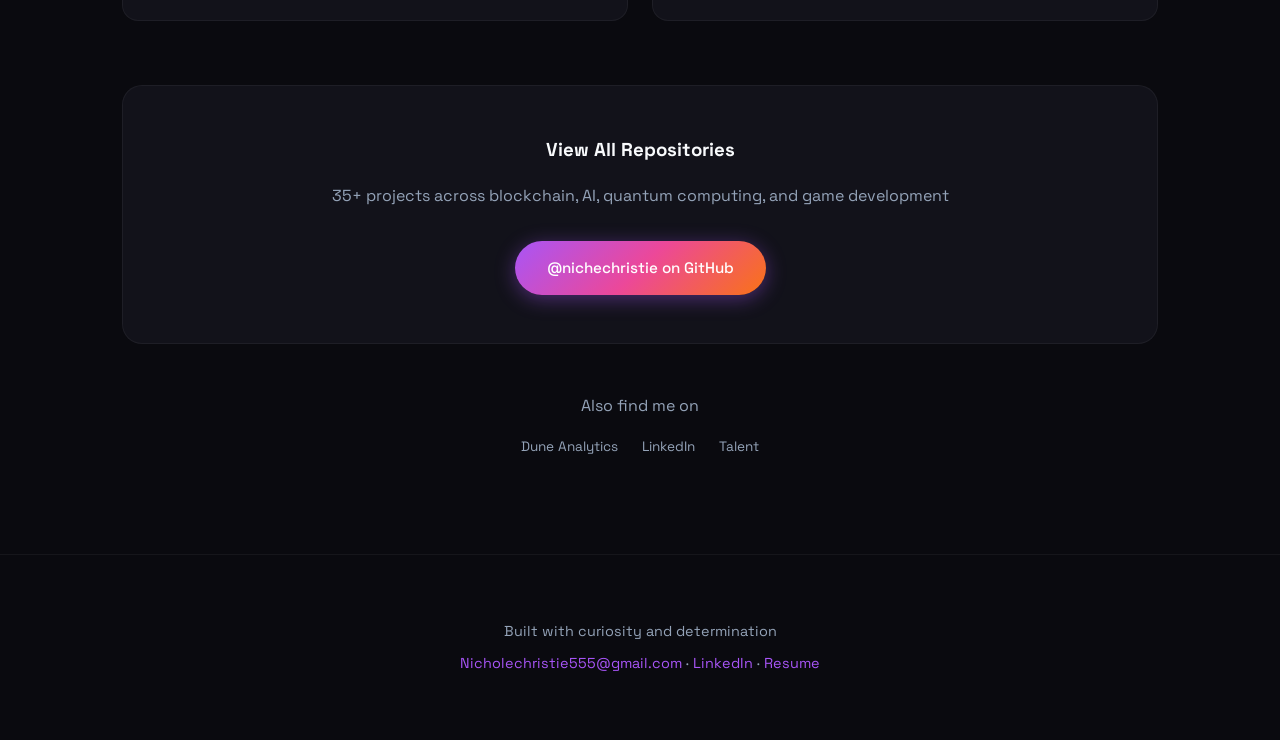
<file: projects.html>
<!DOCTYPE html>
<html lang="en">
<head>
  <meta charset="UTF-8">
  <meta name="viewport" content="width=device-width, initial-scale=1.0">
  <title>Projects | Nichole Christie</title>
  <meta name="description" content="Full-stack blockchain projects by Nichole Christie - LUXBIN, NicheAI, and more.">
  <link rel="stylesheet" href="css/style.css">
  <link rel="icon" href="data:image/svg+xml,<svg xmlns='http://www.w3.org/2000/svg' viewBox='0 0 100 100'><text y='.9em' font-size='90'>✨</text></svg>">
</head>
<body>
  <div class="bg-animation"></div>

  <nav>
    <div class="logo">NC</div>
    <ul class="nav-links">
      <li><a href="index.html">Home</a></li>
      <li><a href="projects.html">Projects</a></li>
      <li><a href="bio.html">My Story</a></li>
    </ul>
  </nav>

  <main>
    <header class="bio-header">
      <h1>What I Build</h1>
      <p class="lead">35+ repositories. Blockchain, AI, quantum, and game dev.</p>
    </header>

    <section class="container container-wide">
      <div class="stats">
        <div class="stat">
          <div class="stat-number">35+</div>
          <div class="stat-label">Public Repositories</div>
        </div>
        <div class="stat">
          <div class="stat-number">12+</div>
          <div class="stat-label">Quantum Computers</div>
        </div>
        <div class="stat">
          <div class="stat-number">803</div>
          <div class="stat-label">Qubits Orchestrated</div>
        </div>
      </div>

      <div class="section-header" style="margin-top: 4rem;">
        <h2>Featured Projects</h2>
      </div>

      <div class="projects-grid">
        <a href="https://github.com/nichechristie/drainer-defense-web" class="project-card" target="_blank">
          <h3>Drainer Defense</h3>
          <p>Front-run drainer bots to rescue ENS names and ETH from compromised wallets. 100% client-side — no backend, no custody.</p>
          <div class="project-tags">
            <span class="tag">JavaScript</span>
            <span class="tag">Security</span>
            <span class="tag">ENS</span>
            <span class="tag">Web3</span>
          </div>
        </a>

        <a href="https://github.com/nichechristie/Decell-network-" class="project-card" target="_blank">
          <h3>Decell Network</h3>
          <p>A cellular network built on local signals and Ethereum smart contracts — decentralized telecom infrastructure.</p>
          <div class="project-tags">
            <span class="tag">Solidity</span>
            <span class="tag">Ethereum</span>
            <span class="tag">Smart Contracts</span>
          </div>
        </a>

        <a href="https://github.com/nichechristie/Awesome-ETH-Linter" class="project-card" target="_blank">
          <h3>ETH Protocol Security Linter</h3>
          <p>LLM-powered Ethereum protocol security linter — catches vulnerabilities and spec violations before they ship.</p>
          <div class="project-tags">
            <span class="tag">TypeScript</span>
            <span class="tag">AI/LLM</span>
            <span class="tag">Security</span>
          </div>
        </a>

        <a href="https://github.com/nichechristie/quantum-wallet-security" class="project-card" target="_blank">
          <h3>Quantum Wallet Security</h3>
          <p>Quantum-resistant wallet security implementations and transaction recovery systems for post-quantum cryptography.</p>
          <div class="project-tags">
            <span class="tag">Python</span>
            <span class="tag">Quantum</span>
            <span class="tag">Cryptography</span>
          </div>
        </a>

        <a href="https://github.com/nichechristie/Xmentorcompanion-" class="project-card" target="_blank">
          <h3>X Mentor Companion</h3>
          <p>AI-powered Twitter bot that provides personalized career mentorship. Responds to mentions with actionable guidance using xAI's Grok API.</p>
          <div class="project-tags">
            <span class="tag">Python</span>
            <span class="tag">xAI Grok</span>
            <span class="tag">Twitter API</span>
          </div>
        </a>

        <a href="https://github.com/nichechristie/the-perfect-quantum-processor" class="project-card" target="_blank">
          <h3>Hybrid Quantum Processor</h3>
          <p>Design for a hybrid quantum processor using photonic circuits and NV centers — pushing the boundary of what's physically possible.</p>
          <div class="project-tags">
            <span class="tag">Python</span>
            <span class="tag">Quantum Hardware</span>
            <span class="tag">Photonics</span>
          </div>
        </a>
      </div>

      <div class="section-header" style="margin-top: 4rem;">
        <h2>Blockchain & Crypto</h2>
      </div>

      <div class="projects-grid">
        <a href="https://github.com/nichechristie/wallet-dashboard-with-coinbase-developerniche-platform" class="project-card" target="_blank">
          <h3>Wallet Dashboard</h3>
          <p>Coinbase developer platform wallet dashboard — full onchain account management and transaction interface.</p>
          <div class="project-tags">
            <span class="tag">TypeScript</span>
            <span class="tag">Coinbase</span>
            <span class="tag">Web3</span>
          </div>
        </a>

        <a href="https://github.com/nichechristie/PIL-Security" class="project-card" target="_blank">
          <h3>PIL Security</h3>
          <p>Revolutionary cryptographic security system — novel approach to protecting digital assets.</p>
          <div class="project-tags">
            <span class="tag">Cryptography</span>
            <span class="tag">Security</span>
          </div>
        </a>

        <a href="https://github.com/nichechristie/photonic-blockchain" class="project-card" target="_blank">
          <h3>Photonic Blockchain</h3>
          <p>Blockchain infrastructure leveraging photonic computing principles for next-generation consensus and throughput.</p>
          <div class="project-tags">
            <span class="tag">Blockchain</span>
            <span class="tag">Photonics</span>
          </div>
        </a>

        <a href="https://github.com/nichechristie/zora-blackjack2" class="project-card" target="_blank">
          <h3>Crypto Blackjack (Zora)</h3>
          <p>Blackjack game for crypto — built on Zora with on-chain game logic.</p>
          <div class="project-tags">
            <span class="tag">Solidity</span>
            <span class="tag">Zora</span>
            <span class="tag">Gaming</span>
          </div>
        </a>

        <a href="https://github.com/nichechristie/blackjack" class="project-card" target="_blank">
          <h3>Blackjack Mini App</h3>
          <p>Blackjack mini app for Farcaster — playable directly inside the Farcaster social feed.</p>
          <div class="project-tags">
            <span class="tag">TypeScript</span>
            <span class="tag">Farcaster</span>
            <span class="tag">Mini App</span>
          </div>
        </a>

        <a href="https://github.com/nichechristie/PhishGuard" class="project-card" target="_blank">
          <h3>PhishGuard</h3>
          <p>Real phishing protection browser extension — protects users from fake websites and crypto drainers.</p>
          <div class="project-tags">
            <span class="tag">JavaScript</span>
            <span class="tag">Browser Extension</span>
            <span class="tag">Security</span>
          </div>
        </a>
      </div>

      <div class="section-header" style="margin-top: 4rem;">
        <h2>AI & Machine Learning</h2>
      </div>

      <div class="projects-grid">
        <a href="https://github.com/nichechristie/QuantumGameDevAI" class="project-card" target="_blank">
          <h3>Quantum Game Dev AI</h3>
          <p>Multi-model AI system where multiple LLMs reach unanimous decisions together — applied to video game development.</p>
          <div class="project-tags">
            <span class="tag">Python</span>
            <span class="tag">Multi-Agent AI</span>
            <span class="tag">Game Dev</span>
          </div>
        </a>

        <a href="https://github.com/nichechristie/quantum-ai" class="project-card" target="_blank">
          <h3>Quantum AI Experiments</h3>
          <p>AI experiments exploring quantum computing applications and quantum-inspired algorithms.</p>
          <div class="project-tags">
            <span class="tag">Python</span>
            <span class="tag">Qiskit</span>
            <span class="tag">AI/ML</span>
          </div>
        </a>

        <a href="https://github.com/nichechristie/3d-ai-avatar-demo" class="project-card" target="_blank">
          <h3>3D AI Avatar Demo</h3>
          <p>Interactive 3D AI avatar demo — real-time animated character with AI-driven conversation.</p>
          <div class="project-tags">
            <span class="tag">JavaScript</span>
            <span class="tag">3D</span>
            <span class="tag">AI</span>
          </div>
        </a>

        <a href="https://github.com/nichechristie/quantum-consciousness-db" class="project-card" target="_blank">
          <h3>Quantum Consciousness DB</h3>
          <p>Research database exploring the intersection of quantum computing and consciousness studies.</p>
          <div class="project-tags">
            <span class="tag">Python</span>
            <span class="tag">Quantum</span>
            <span class="tag">Research</span>
          </div>
        </a>
      </div>

      <div class="section-header" style="margin-top: 4rem;">
        <h2>Game Development</h2>
      </div>

      <div class="projects-grid">
        <a href="https://github.com/nichechristie/BibleVRGame" class="project-card" target="_blank">
          <h3>Bible VR Game</h3>
          <p>Unreal Engine 5 project with biblical characters, narrative quests, and full VR support.</p>
          <div class="project-tags">
            <span class="tag">Unreal Engine 5</span>
            <span class="tag">VR</span>
            <span class="tag">C++</span>
          </div>
        </a>

        <a href="https://github.com/nichechristie/unrealengine_guide" class="project-card" target="_blank">
          <h3>Unreal Engine + Cesium Guide</h3>
          <p>A guide to building video games on Unreal Engine using Cesium for real-world terrain and geographic data.</p>
          <div class="project-tags">
            <span class="tag">Unreal Engine</span>
            <span class="tag">Cesium</span>
            <span class="tag">3D World</span>
          </div>
        </a>
      </div>

      <div style="text-align: center; margin-top: 4rem; padding: 3rem; background: var(--bg-card); border-radius: 20px; border: 1px solid rgba(255,255,255,0.05);">
        <h3 style="margin-bottom: 1rem;">View All Repositories</h3>
        <p style="color: var(--text-secondary); margin-bottom: 2rem;">35+ projects across blockchain, AI, quantum computing, and game development</p>
        <div class="btn-group">
          <a href="https://github.com/nichechristie" class="btn btn-primary" target="_blank">@nichechristie on GitHub</a>
        </div>
      </div>

      <div style="text-align: center; margin-top: 3rem;">
        <p style="color: var(--text-secondary);">Also find me on</p>
        <div class="social-links" style="justify-content: center; margin-top: 1rem;">
          <a href="https://dune.com/nichebiche" target="_blank">Dune Analytics</a>
          <a href="https://www.linkedin.com/in/nichole-christie-25565632b/" target="_blank">LinkedIn</a>
          <a href="https://talent.app/nichebiche" target="_blank">Talent</a>
        </div>
      </div>
    </section>
  </main>

  <footer>
    <p>Built with curiosity and determination</p>
    <p style="margin-top: 0.5rem;">
      <a href="mailto:Nicholechristie555@gmail.com">Nicholechristie555@gmail.com</a> ·
      <a href="https://www.linkedin.com/in/nichole-christie-25565632b/" target="_blank">LinkedIn</a> ·
      <a href="Nicholes-Crypto-Resume.pdf" target="_blank">Resume</a>
    </p>
  </footer>
</body>
</html>
</file>
<file: css/style.css>
/* Nichole Christie - Personal Site */
@import url('https://fonts.googleapis.com/css2?family=Space+Grotesk:wght@300;400;500;600;700&family=Crimson+Pro:ital,wght@0,400;0,600;1,400&display=swap');

:root {
  --bg-dark: #0a0a0f;
  --bg-card: #12121a;
  --accent-purple: #a855f7;
  --accent-pink: #ec4899;
  --accent-blue: #3b82f6;
  --text-primary: #f8fafc;
  --text-secondary: #94a3b8;
  --gradient-1: linear-gradient(135deg, #a855f7 0%, #ec4899 50%, #f97316 100%);
  --gradient-2: linear-gradient(135deg, #3b82f6 0%, #a855f7 100%);
}

* {
  margin: 0;
  padding: 0;
  box-sizing: border-box;
}

html {
  scroll-behavior: smooth;
}

body {
  font-family: 'Space Grotesk', sans-serif;
  background: var(--bg-dark);
  color: var(--text-primary);
  line-height: 1.7;
  min-height: 100vh;
}

/* Animated background */
.bg-animation {
  position: fixed;
  top: 0;
  left: 0;
  width: 100%;
  height: 100%;
  z-index: -1;
  overflow: hidden;
}

.bg-animation::before {
  content: '';
  position: absolute;
  top: -50%;
  left: -50%;
  width: 200%;
  height: 200%;
  background:
    radial-gradient(circle at 20% 80%, rgba(168, 85, 247, 0.15) 0%, transparent 50%),
    radial-gradient(circle at 80% 20%, rgba(236, 72, 153, 0.1) 0%, transparent 50%),
    radial-gradient(circle at 40% 40%, rgba(59, 130, 246, 0.1) 0%, transparent 40%);
  animation: float 20s ease-in-out infinite;
}

@keyframes float {
  0%, 100% { transform: translate(0, 0) rotate(0deg); }
  33% { transform: translate(30px, -30px) rotate(5deg); }
  66% { transform: translate(-20px, 20px) rotate(-5deg); }
}

/* Container */
.container {
  max-width: 800px;
  margin: 0 auto;
  padding: 2rem;
}

.container-wide {
  max-width: 1100px;
}

/* Navigation */
nav {
  position: fixed;
  top: 0;
  left: 0;
  right: 0;
  padding: 1.5rem 2rem;
  display: flex;
  justify-content: space-between;
  align-items: center;
  z-index: 100;
  background: rgba(10, 10, 15, 0.8);
  backdrop-filter: blur(20px);
  border-bottom: 1px solid rgba(255,255,255,0.05);
}

nav .logo {
  font-weight: 700;
  font-size: 1.25rem;
  background: var(--gradient-1);
  -webkit-background-clip: text;
  -webkit-text-fill-color: transparent;
  background-clip: text;
}

nav .nav-links {
  display: flex;
  gap: 2rem;
  list-style: none;
}

nav .nav-links a {
  color: var(--text-secondary);
  text-decoration: none;
  font-size: 0.9rem;
  transition: color 0.3s;
}

nav .nav-links a:hover {
  color: var(--text-primary);
}

/* Hero Section */
.hero {
  min-height: 100vh;
  display: flex;
  flex-direction: column;
  justify-content: center;
  align-items: center;
  text-align: center;
  padding: 6rem 2rem 4rem;
}

.hero-image {
  width: 180px;
  height: 180px;
  border-radius: 50%;
  object-fit: cover;
  border: 3px solid transparent;
  background: var(--gradient-1) border-box;
  margin-bottom: 2rem;
  box-shadow: 0 0 60px rgba(168, 85, 247, 0.3);
}

.hero h1 {
  font-size: 3.5rem;
  font-weight: 700;
  margin-bottom: 1rem;
  background: var(--gradient-1);
  -webkit-background-clip: text;
  -webkit-text-fill-color: transparent;
  background-clip: text;
}

.hero .tagline {
  font-size: 1.4rem;
  color: var(--text-secondary);
  margin-bottom: 0.5rem;
  font-weight: 300;
}

.hero .subtitle {
  font-size: 1.1rem;
  color: var(--text-secondary);
  max-width: 600px;
  margin-bottom: 2.5rem;
  font-family: 'Crimson Pro', serif;
  font-style: italic;
}

/* Buttons */
.btn-group {
  display: flex;
  gap: 1rem;
  flex-wrap: wrap;
  justify-content: center;
}

.btn {
  padding: 0.875rem 2rem;
  border-radius: 50px;
  text-decoration: none;
  font-weight: 500;
  font-size: 0.95rem;
  transition: all 0.3s ease;
  display: inline-flex;
  align-items: center;
  gap: 0.5rem;
}

.btn-primary {
  background: var(--gradient-1);
  color: white;
  box-shadow: 0 4px 20px rgba(168, 85, 247, 0.4);
}

.btn-primary:hover {
  transform: translateY(-2px);
  box-shadow: 0 6px 30px rgba(168, 85, 247, 0.5);
}

.btn-secondary {
  background: transparent;
  color: var(--text-primary);
  border: 1px solid rgba(255,255,255,0.2);
}

.btn-secondary:hover {
  background: rgba(255,255,255,0.05);
  border-color: rgba(255,255,255,0.3);
}

/* Social Links */
.social-links {
  display: flex;
  gap: 1.5rem;
  margin-top: 3rem;
}

.social-links a {
  color: var(--text-secondary);
  font-size: 0.85rem;
  text-decoration: none;
  transition: color 0.3s;
}

.social-links a:hover {
  color: var(--accent-purple);
}

/* Stats */
.stats {
  display: grid;
  grid-template-columns: repeat(3, 1fr);
  gap: 2rem;
  margin: 4rem 0;
  padding: 2rem;
  background: var(--bg-card);
  border-radius: 20px;
  border: 1px solid rgba(255,255,255,0.05);
}

.stat {
  text-align: center;
}

.stat-number {
  font-size: 2.5rem;
  font-weight: 700;
  background: var(--gradient-2);
  -webkit-background-clip: text;
  -webkit-text-fill-color: transparent;
  background-clip: text;
}

.stat-label {
  color: var(--text-secondary);
  font-size: 0.9rem;
  margin-top: 0.25rem;
}

/* Section Headers */
.section-header {
  text-align: center;
  margin-bottom: 3rem;
}

.section-header h2 {
  font-size: 2.5rem;
  margin-bottom: 1rem;
}

.section-header p {
  color: var(--text-secondary);
  max-width: 600px;
  margin: 0 auto;
}

/* Project Cards */
.projects-grid {
  display: grid;
  grid-template-columns: repeat(auto-fit, minmax(300px, 1fr));
  gap: 1.5rem;
  margin-bottom: 4rem;
}

.project-card {
  background: var(--bg-card);
  border-radius: 16px;
  padding: 1.75rem;
  border: 1px solid rgba(255,255,255,0.05);
  transition: all 0.3s ease;
  text-decoration: none;
  color: inherit;
  display: block;
}

.project-card:hover {
  transform: translateY(-4px);
  border-color: rgba(168, 85, 247, 0.3);
  box-shadow: 0 10px 40px rgba(168, 85, 247, 0.15);
}

.project-card h3 {
  font-size: 1.25rem;
  margin-bottom: 0.75rem;
  color: var(--text-primary);
}

.project-card p {
  color: var(--text-secondary);
  font-size: 0.95rem;
  margin-bottom: 1rem;
}

.project-tags {
  display: flex;
  flex-wrap: wrap;
  gap: 0.5rem;
}

.tag {
  background: rgba(168, 85, 247, 0.15);
  color: var(--accent-purple);
  padding: 0.25rem 0.75rem;
  border-radius: 20px;
  font-size: 0.8rem;
}

/* Bio Page Styles */
.bio-header {
  padding: 8rem 2rem 4rem;
  text-align: center;
}

.bio-header h1 {
  font-size: 3rem;
  margin-bottom: 1rem;
  background: var(--gradient-1);
  -webkit-background-clip: text;
  -webkit-text-fill-color: transparent;
  background-clip: text;
}

.bio-header .lead {
  font-size: 1.3rem;
  color: var(--text-secondary);
  font-family: 'Crimson Pro', serif;
  font-style: italic;
}

.bio-content {
  padding: 2rem;
  max-width: 750px;
  margin: 0 auto;
}

.bio-content h2 {
  font-size: 1.75rem;
  margin: 3rem 0 1.5rem;
  color: var(--accent-purple);
}

.bio-content p {
  margin-bottom: 1.5rem;
  font-size: 1.1rem;
  color: var(--text-secondary);
  font-family: 'Crimson Pro', serif;
}

.bio-content > p:first-of-type::first-letter {
  font-size: 3.5rem;
  float: left;
  line-height: 1;
  margin-right: 0.5rem;
  font-weight: 600;
  background: var(--gradient-1);
  -webkit-background-clip: text;
  -webkit-text-fill-color: transparent;
  background-clip: text;
}

.pull-quote {
  font-size: 1.5rem;
  font-style: italic;
  color: var(--text-primary);
  border-left: 4px solid var(--accent-purple);
  padding-left: 1.5rem;
  margin: 2.5rem 0;
  font-family: 'Crimson Pro', serif;
}

/* Timeline */
.timeline {
  position: relative;
  padding-left: 2rem;
  margin: 3rem 0;
}

.timeline::before {
  content: '';
  position: absolute;
  left: 0;
  top: 0;
  bottom: 0;
  width: 2px;
  background: var(--gradient-1);
}

.timeline-item {
  position: relative;
  margin-bottom: 2rem;
  padding-left: 1.5rem;
}

.timeline-item::before {
  content: '';
  position: absolute;
  left: -2rem;
  top: 0.5rem;
  width: 12px;
  height: 12px;
  border-radius: 50%;
  background: var(--accent-purple);
  border: 2px solid var(--bg-dark);
}

.timeline-year {
  font-size: 0.85rem;
  color: var(--accent-pink);
  font-weight: 600;
  margin-bottom: 0.25rem;
}

.timeline-title {
  font-size: 1.1rem;
  color: var(--text-primary);
  margin-bottom: 0.5rem;
}

.timeline-desc {
  color: var(--text-secondary);
  font-size: 0.95rem;
}

/* Footer */
footer {
  text-align: center;
  padding: 4rem 2rem;
  color: var(--text-secondary);
  font-size: 0.9rem;
  border-top: 1px solid rgba(255,255,255,0.05);
  margin-top: 4rem;
}

footer a {
  color: var(--accent-purple);
  text-decoration: none;
}

/* Responsive */
@media (max-width: 768px) {
  .hero h1 {
    font-size: 2.5rem;
  }

  .stats {
    grid-template-columns: 1fr;
    gap: 1.5rem;
  }

  nav .nav-links {
    gap: 1rem;
  }

  .btn-group {
    flex-direction: column;
    align-items: center;
  }
}
</file>
